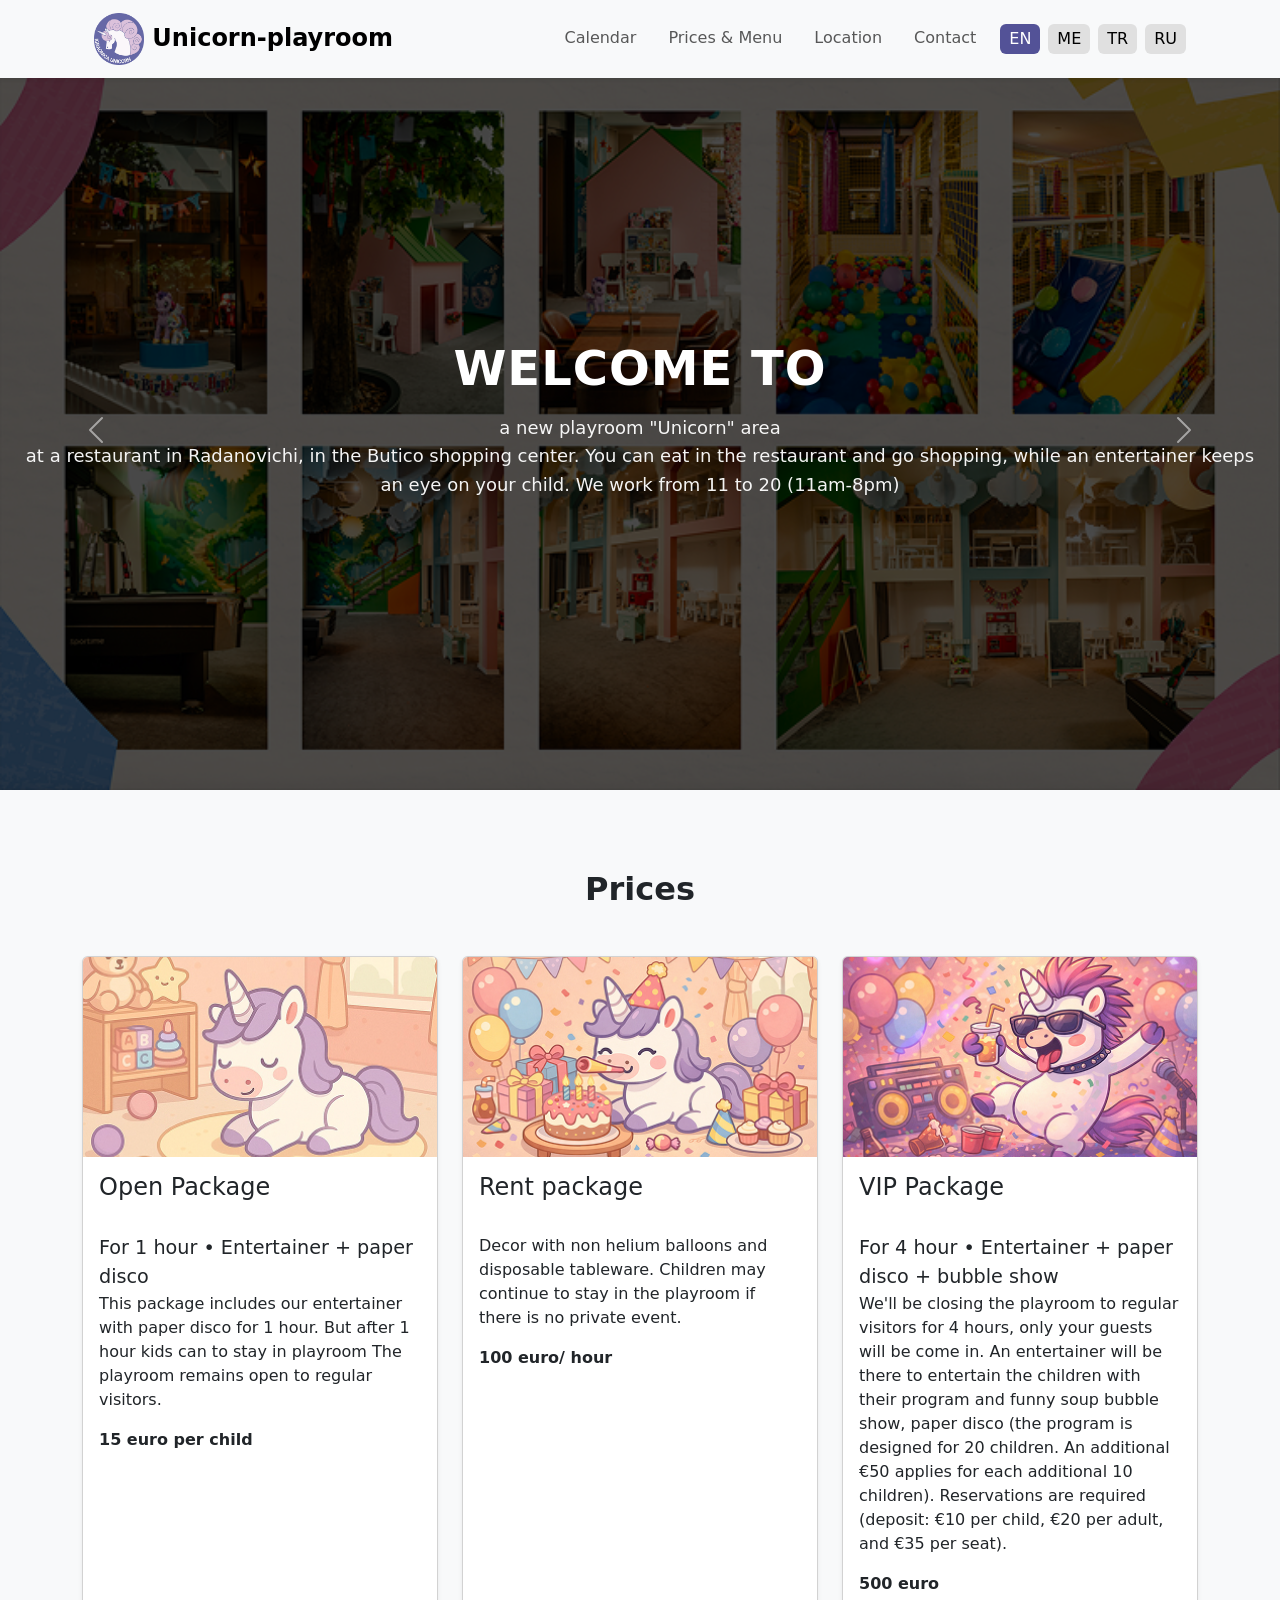
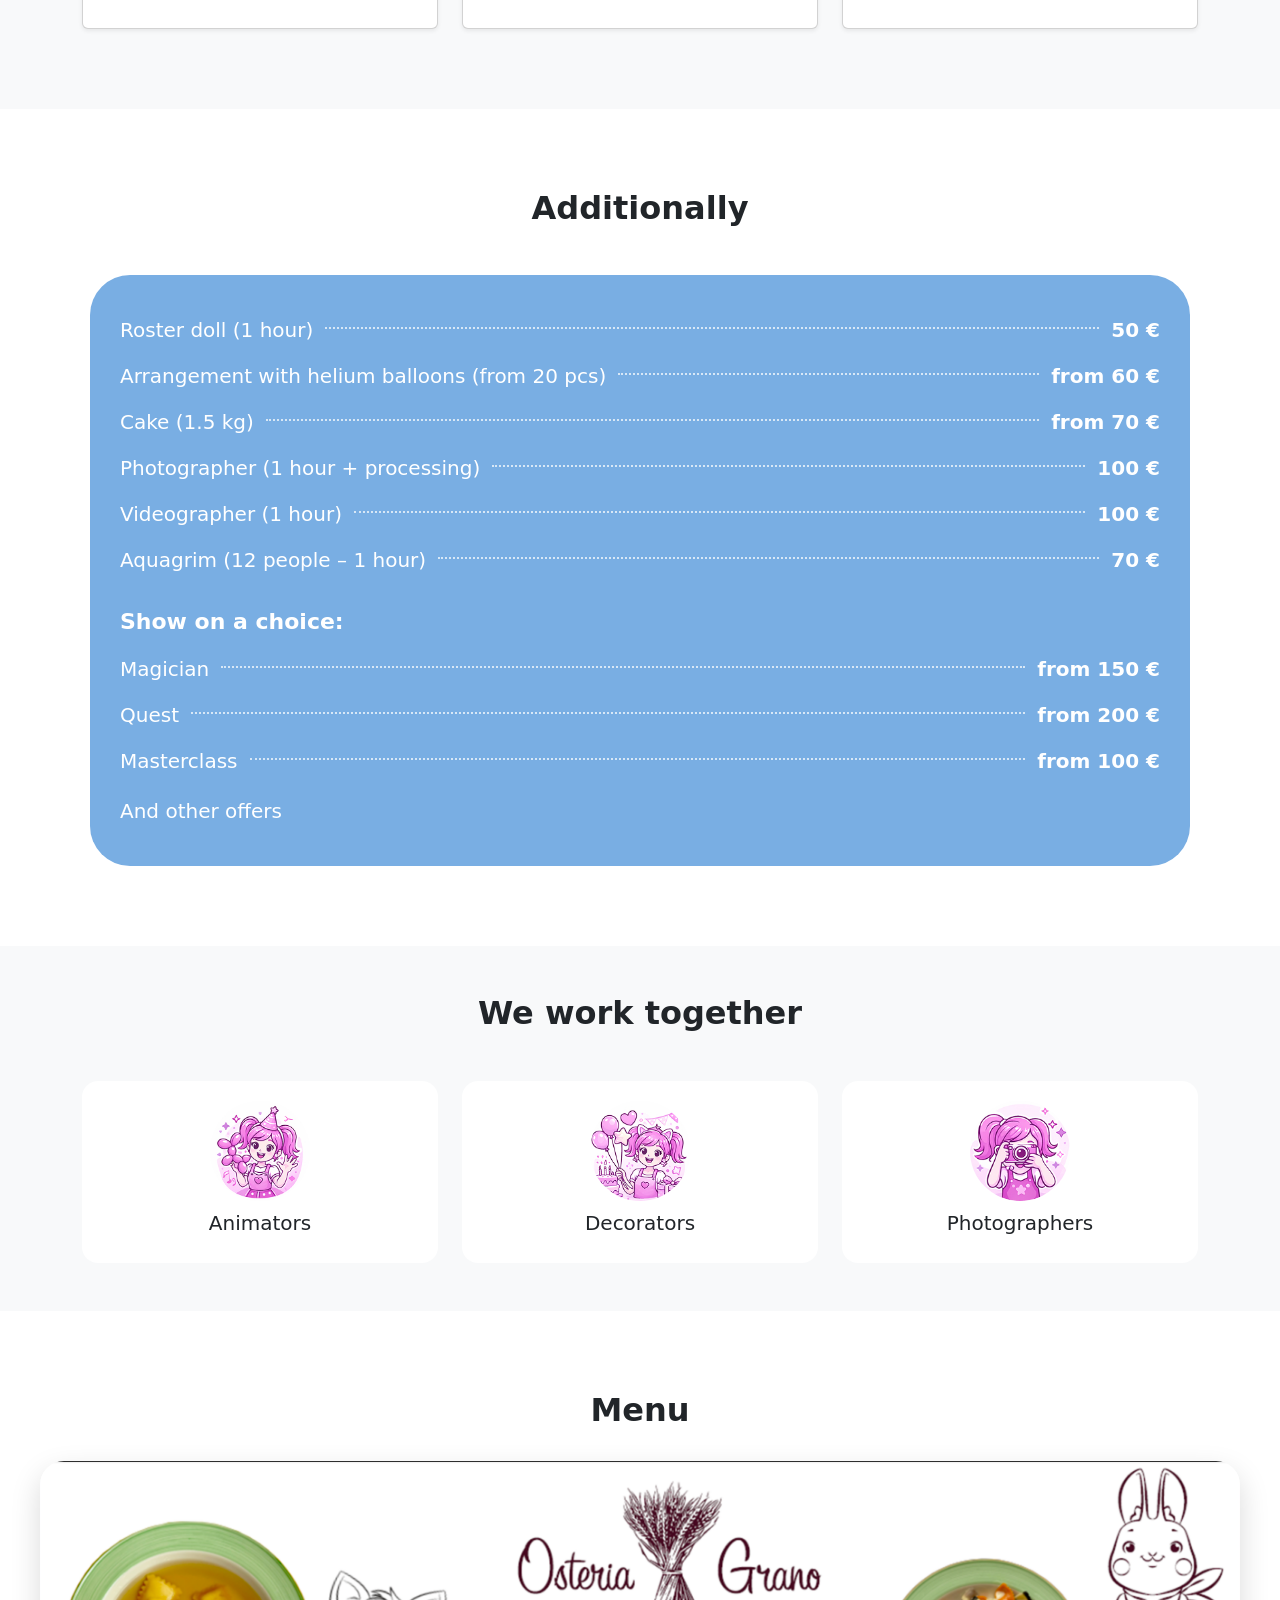
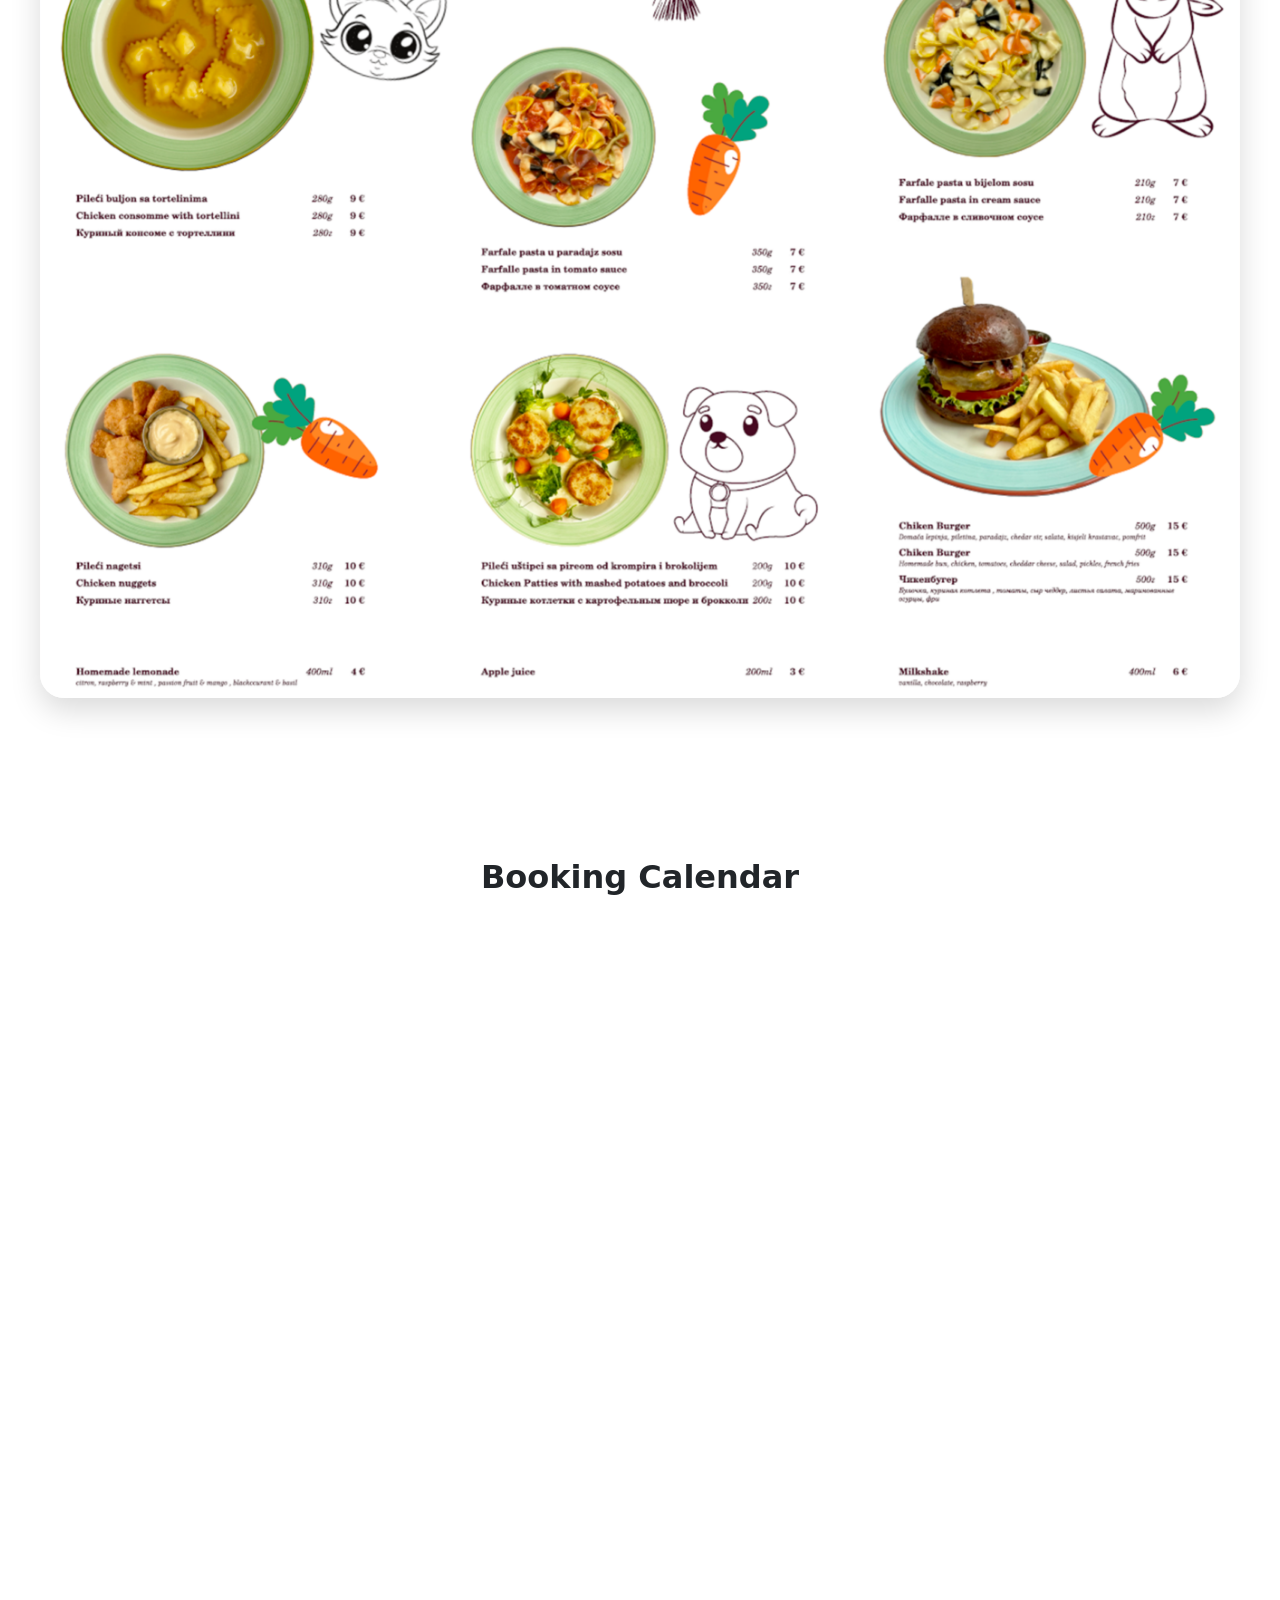
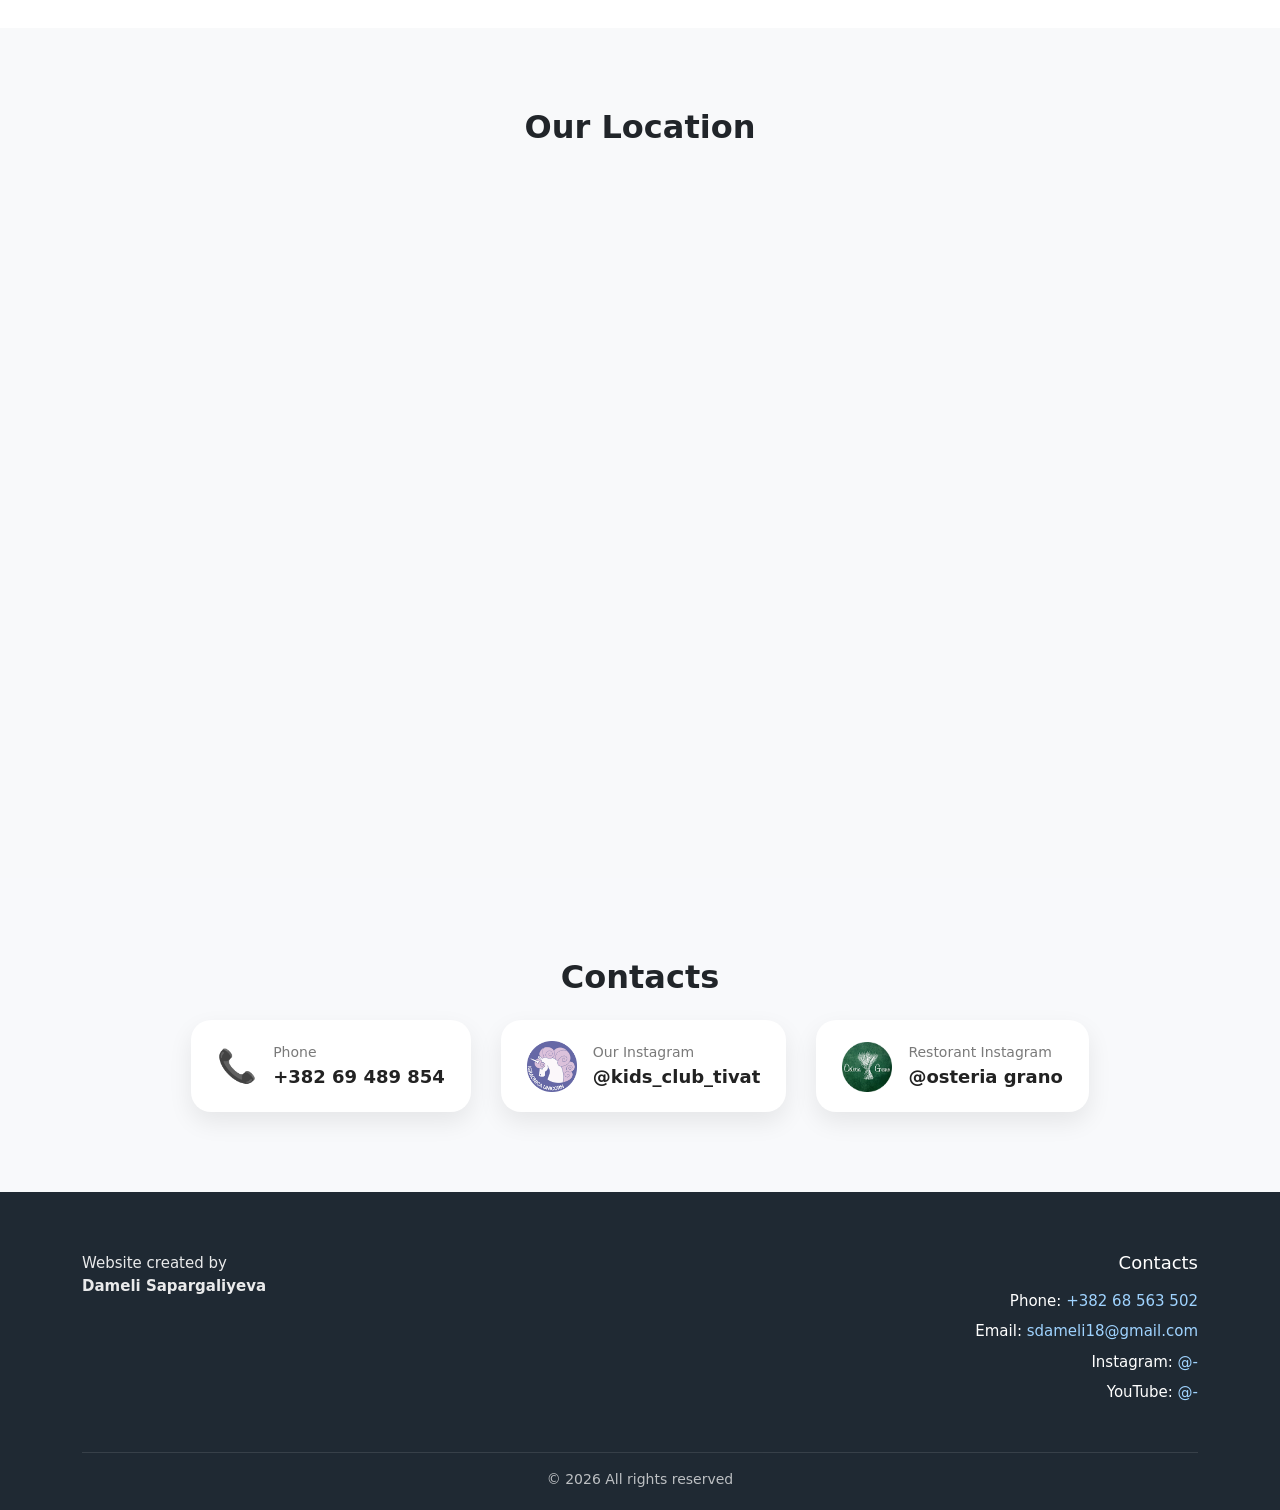
<file: index.html>
<!DOCTYPE html>
<html lang="en">
<head>
  <link rel="canonical" href="https://unicorn-igraonica.me/">
  <meta charset="UTF-8">
  <title>Unicorn igraonica celebrate a birthday with a animator</title>
  <meta name="viewport" content="width=device-width, initial-scale=1">
  <meta name="google-site-verification" content="C68vOn8XBNUHVtRd9w0bwKj9pTrS5eI0pPw0pr5w6Ek" />
  <meta name="description" content="Playroom for kids with restorant in Montenegro. Where to go with child in Tivat, Kotor, Budva">


  <link rel="icon" href="favicon.png" type="image/png">

  <!-- Bootstrap CSS -->
  <link href="https://cdn.jsdelivr.net/npm/bootstrap@5.3.2/dist/css/bootstrap.min.css" rel="stylesheet">
   
  <link rel="stylesheet" href="style.css">


  <style>
    body {
      scroll-behavior: smooth;
    }
    .section-padding {
      padding: 80px 0;
    }
    .price-card img {
      height: 200px;
      object-fit: cover;
    }
    .menu-image {
      height: 450px;
      object-fit: cover;
    }
  </style>
</head>
<body>

<!-- ================= NAVBAR ================= -->
<nav class="navbar navbar-expand-lg bg-body-tertiary fixed-top shadow-sm">
  <div class="container px-4">
    <a class="navbar-brand fw-bold fs-4" href="#">
      <img src="img/unicorn--logo.png" width="50px " alt="logo"> Unicorn-playroom
    </a>

    <button class="navbar-toggler" type="button" data-bs-toggle="collapse" data-bs-target="#navbarNav">
      <span class="navbar-toggler-icon"></span>
    </button>

    <div class="collapse navbar-collapse" id="navbarNav">
      <ul class="navbar-nav ms-auto nav-underline">
        <li class="nav-item">
          <a class="nav-link" href="#calendar">Calendar</a>
        </li>
        <li class="nav-item">
          <a class="nav-link" href="#prices">Prices & Menu</a>
        </li>
        <li class="nav-item">
          <a class="nav-link" href="#location">Location</a>
        </li>
        <li class="nav-item">
          <a class="nav-link" href="#contacts">Contact</a>
        </li>

        
        <li class="lang-switch">
          <button class="lang-btn active" data-lang="en">EN</button>
          <button class="lang-btn" data-lang="me">ME</button>
          <button class="lang-btn" data-lang="tr">TR</button>
          <button class="lang-btn" data-lang="ru">RU</button>
        </li>
        
      </ul>
    </div>
  </div>
</nav>

<div style="height: 70px"></div>

<!-- ================= CAROUSEL ================= -->
<div id="mainCarousel" class="carousel slide" data-bs-ride="carousel">
  <div class="carousel-inner">

    <div class="carousel-item active position-relative">
      <img src="img/main pictures/roomplay2.jpg" class="d-block w-100" alt="playroom">
      <!-- DARK OVERLAY -->
      <div class="carousel-overlay"></div>
      <!-- TEXT -->
      <div class="carousel-caption-custom">
        <h2>Welcome to</h2>
        <p>
          a new playroom "Unicorn" area<br>
          at a restaurant in Radanovichi, in the Butico shopping center. You can eat in the restaurant and 
          go shopping, while an entertainer keeps an eye on your child.
          We work from 11 to 20 (11am-8pm)
        </p>
      </div>
    </div>


    <div class="carousel-item position-relative">
      <img src="img/main pictures/img1.jpg" class="d-block w-100" alt="birhtday party">
      <div class="carousel-overlay"></div>
      <div class="carousel-caption-custom">
        <h2>Сelebration</h2>
        <p class="mt-3">Your can celebrate birthday in our roomplay.We have several options for this 😉</p>
        <a href="#prices" class="btn btn-primary mt-2" id="btn">Prices</a>
      </div>
    </div>

    <div class="carousel-item position-relative">
      <img src="img/main pictures/img2.jpg" class="d-block w-100" alt="boy play with toys">
      <div class="carousel-overlay"></div>
      <div class="carousel-caption-custom">
        <h2>Сalendar of events</h2>
        <p class="mt-3">
          You can also find out on the website when the play room is closed for rent or for cleaning.
          Or find out when we have face painting or other interactive activities
        </p>
       <a href="#calendar" class="btn btn-primary mt-2" id="btn">Calendar</a>
      </div>
    </div>

  </div>

  <button class="carousel-control-prev" type="button" data-bs-target="#mainCarousel" data-bs-slide="prev">
    <span class="carousel-control-prev-icon"></span>
  </button>
  <button class="carousel-control-next" type="button" data-bs-target="#mainCarousel" data-bs-slide="next">
    <span class="carousel-control-next-icon"></span>
  </button>
</div>




<!-- ================= PRICES ================= -->
<section id="prices" class="section-padding bg-light">
  <div class="container">
    <h2 class="text-center mb-5 fw-bold">Prices</h2>

    <div class="row g-4">

      <div class="col-md-4">
        <div class="card price-card h-100 shadow-sm">
          <img src="img/prices img/img1.jpg" class="card-img-top" alt="kids party open-packege">
          <div class="card-body">
            <h5 class="card-title pb-4" style="font-size: 1.5em;">Open Package</h5>
              <p class="card-text">
                <span style="font-size: 1.2em;">For 1 hour • Entertainer + <span>paper disco</span> </span> <br>
                This package includes our entertainer with paper disco for 1 hour. But after 1 hour kids can to stay in playroom 
                The playroom remains open to regular visitors.
              </p>
            <p class="fw-bold">15 euro per child</p>
          </div>
        </div>
      </div>

      <div class="col-md-4">
        <div class="card price-card h-100 shadow-sm">
          <img src="img/prices img/img2.jpg" class="card-img-top" alt="kids party rent-packege">
          <div class="card-body">
            <h5 class="card-title pb-4" style="font-size: 1.5em;">Rent package</h5>
            <p class="card-text">Decor with non helium balloons and disposable tableware. Children may continue to stay in the playroom if there is no private event.</p>
            <p class="fw-bold">100 euro/ hour</p>
          </div>
        </div>
      </div>

      <div class="col-md-4">
        <div class="card price-card h-100 shadow-sm">
          <img src="img/prices img/img3.jpg" class="card-img-top" alt="kids party vip-packege">
           <div class="card-body">
            <h5 class="card-title pb-4" style="font-size: 1.5em;">VIP Package</h5>
              <p class="card-text">
                <span style="font-size: 1.2em;">For 4 hour • Entertainer + paper disco + bubble show</span> <br>
                 We'll be closing the playroom to regular visitors for 4 hours, 
                 only your guests will be come in. 
                 An entertainer will be there to entertain the children with their program and funny soup bubble show, paper disco
                 (the program is designed for 20 children. An additional €50 applies for each additional 10 children). 
                 Reservations are required (deposit: €10 per child, €20 per adult, and €35 ​​per seat).
              </p>
            <p class="fw-bold">500 euro</p>
          </div>
        </div>
      </div>

    </div>
  </div>
</section>
<!-- ====================ADDITIONALLY==================== -->


<section class="price-extra">
  <h2 class="text-center mb-5 fw-bold">Additionally</h2>
  <div class="price-box">

    <ul class="price-list">

      <li class="price-item">
        <span class="service">Roster doll (1 hour)</span>
        <span class="dots"></span>
        <span class="price">50 €</span>
      </li>

      <li class="price-item">
        <span class="service">Arrangement with helium balloons (from 20 pcs)</span>
        <span class="dots"></span>
        <span class="price">from 60 €</span>
      </li>

      <li class="price-item">
        <span class="service">Cake (1.5 kg)</span>
        <span class="dots"></span>
        <span class="price">from 70 €</span>
      </li>

      <li class="price-item">
        <span class="service">Photographer (1 hour + processing)</span>
        <span class="dots"></span>
        <span class="price">100 €</span>
      </li>

      <li class="price-item">
        <span class="service">Videographer (1 hour)</span>
        <span class="dots"></span>
        <span class="price">100 €</span>
      </li>

      <li class="price-item">
        <span class="service">Aquagrim (12 people – 1 hour)</span>
        <span class="dots"></span>
        <span class="price">70 €</span>
      </li>

    </ul>

    <div class="sub-title">Show on a choice:</div>

    <ul class="price-list">

      <li class="price-item">
        <span class="service">Magician</span>
        <span class="dots"></span>
        <span class="price">from 150 €</span>
      </li>

      <li class="price-item">
        <span class="service">Quest</span>
        <span class="dots"></span>
        <span class="price">from 200 €</span>
      </li>

      <li class="price-item">
        <span class="service">Masterclass</span>
        <span class="dots"></span>
        <span class="price">from 100 €</span>
      </li>

    </ul>

    <div class="note">And other offers</div>

  </div>
</section>



<!-- ================= Partners ================= -->
 


<section class="py-5 bg-light">
  <div class="container text-center">
    <h2 class="mb-5 fw-bold">We work together</h2>

    <div class="row g-4 justify-content-center">

      <!-- ANIMATORS -->
      <div class="col-md-4 col-12">
        <div
          class="category-card"
          data-bs-toggle="collapse"
          data-bs-target="#animators">
          <img src="img/icon-animet.jpg">
          <h5>Animators</h5>
        </div>
        <div id="animators" class="collapse mt-3">
          <div class="d-flex flex-wrap justify-content-center gap-3">

        <!-- ======circle1======= -->
        <div class="circle-item">
          <svg viewBox="0 0 200 200" class="circle-text">
            <defs>
              <path id="circlePath-a1"
                    d="M100,100 m-80,0
                      a80,80 0 1,1 160,0
                      a80,80 0 1,1 -160,0" />
            </defs>
            <a href="https://www.instagram.com/dream.dram.theatre/?hl=en" target="_blank">
              <text>
                <textPath href="#circlePath-a1" startOffset="0%">_____dream dram</textPath>
              </text>
            </a>
          </svg>
        <img src="img/Dream_drama.jpg">
      </div>

      <!-- ======circle2======= -->
      <div class="circle-item">
          <svg viewBox="0 0 200 200" class="circle-text">
            <defs>
              <path id="circlePath-a1"
                    d="M100,100 m-80,0
                      a80,80 0 1,1 160,0
                      a80,80 0 1,1 -160,0" />
            </defs>

            <a href="https://www.instagram.com/animators_montenegro/" target="_blank">
              <text>
                <textPath href="#circlePath-a1" startOffset="0%">Animators Montenegro</textPath>
              </text>
            </a>
          </svg>
        <img src="img/Animators_montenegro.jpg">
      </div>

      <!-- ======circle3======= -->
      <div class="circle-item">
          <svg viewBox="0 0 200 200" class="circle-text">
            <defs>
              <path id="circlePath-a1"
                    d="M100,100 m-80,0
                      a80,80 0 1,1 160,0
                      a80,80 0 1,1 -160,0" />
            </defs>
            <a href="https://www.instagram.com/animator_budva/" target="_blank">
              <text>
                <textPath href="#circlePath-a1" startOffset="0%">___Animator_budva</textPath>
              </text>
            </a>
          </svg>
        <img src="img/Animator_budva.jpg">
      </div>

      <!-- ======circle4======= -->
      <div class="circle-item">
          <svg viewBox="0 0 200 200" class="circle-text">
            <defs>
              <path id="circlePath-a1"
                    d="M100,100 m-80,0
                      a80,80 0 1,1 160,0
                      a80,80 0 1,1 -160,0" />
            </defs>
            <a href="https://www.instagram.com/papaparty.me/" target="_blank">
              <text>
                <textPath href="#circlePath-a1" startOffset="0%">_______Papa party</textPath>
              </text>
            </a>
          </svg>
        <img src="img/Papa_party.jpg">
      </div>

      <!-- ======circle5======= -->
      <div class="circle-item">
          <svg viewBox="0 0 200 200" class="circle-text">
            <defs>
              <path id="circlePath-a1"
                    d="M100,100 m-80,0
                      a80,80 0 1,1 160,0
                      a80,80 0 1,1 -160,0" />
            </defs>
            <a href="https://www.instagram.com/animator_volshebnitsa/" target="_blank">
              <text>
                <textPath href="#circlePath-a1" startOffset="0%">Animator Volshebnitsa</textPath>
              </text>
            </a>
          </svg>
        <img src="img/animator_volshebnitsa.jpg">
      </div>

      <!-- ======circle6======= -->
      <div class="circle-item">
          <svg viewBox="0 0 200 200" class="circle-text">
            <defs>
              <path id="circlePath-a1"
                    d="M100,100 m-80,0
                      a80,80 0 1,1 160,0
                      a80,80 0 1,1 -160,0" />
            </defs>
            <a href="https://www.instagram.com/veselov_show/" target="_blank">
              <text>
                <textPath href="#circlePath-a1" startOffset="0%">______Фокусник</textPath>
              </text>
            </a>
          </svg>
        <img src="img/veselov_show.jpg">
      </div>

      <!-- ======circle7======= -->
      <div class="circle-item">
          <svg viewBox="0 0 200 200" class="circle-text">
            <defs>
              <path id="circlePath-a1"
                    d="M100,100 m-80,0
                      a80,80 0 1,1 160,0
                      a80,80 0 1,1 -160,0" />
            </defs>
            <a href="https://www.instagram.com/show.mne/" target="_blank">
              <text>
                <textPath href="#circlePath-a1" startOffset="0%">______Show.mne</textPath>
              </text>
            </a>
          </svg>
        <img src="img/show_mne.jpg">
      </div>

     </div>
   </div>
 </div>

 <!-- DECORATORS -->
 <div class="col-md-4 col-12">
   <div
     class="category-card"
     data-bs-toggle="collapse"
     data-bs-target="#decorators">
     <img src="img/icon-decor.jpg" alt="">
     <h5>Decorators</h5>
  </div>

  <div id="decorators" class="collapse mt-3">
    <div class="d-flex flex-wrap justify-content-center gap-3">
      <!-- ======circle1======= -->
      <div class="circle-item">
        <svg viewBox="0 0 200 200" class="circle-text">
          <defs>
            <path id="circlePath-a1"
                  d="M100,100 m-80,0
                    a80,80 0 1,1 160,0
                    a80,80 0 1,1 -160,0" />
              </defs>
              <a href="https://www.instagram.com/elena_baloni_bu2/" target="_blank">
              <text>
                <textPath href="#circlePath-a1" startOffset="0%">_____bom_babloni</textPath>
              </text>
            </a>
          </svg>
        <img src="img/bom-naloni.jpg">
      </div>
      <!-- ======circle2======= -->
      <div class="circle-item">
      <svg viewBox="0 0 200 200" class="circle-text">
        <defs>
          <path id="circlePath-a1"
                d="M100,100 m-80,0
                  a80,80 0 1,1 160,0
                  a80,80 0 1,1 -160,0" />
            </defs>
            <a href="https://www.instagram.com/decor.symphony.me/" target="_blank">
              <text>
                <textPath href="#circlePath-a1" startOffset="0%">____decor_symphony</textPath>
              </text>
            </a>
          </svg>
        <img src="img/decor_symphony.jpg">
      </div>
      <!-- ======circle3======= -->
          <div class="circle-item">
          <svg viewBox="0 0 200 200" class="circle-text">
            <defs>
              <path id="circlePath-a1"
                    d="M100,100 m-80,0
                      a80,80 0 1,1 160,0
                      a80,80 0 1,1 -160,0" />
                </defs>
                <a href="https://www.instagram.com/cake.dora/" target="_blank">
                  <text>
                    <textPath href="#circlePath-a1" startOffset="0%">_______cake dora</textPath>
                  </text>
                </a>
              </svg>
            <img src="img/cake dora.jpg">
          </div>
          
          <!-- ======circle4======= -->
          <div class="circle-item">
          <svg viewBox="0 0 200 200" class="circle-text">
            <defs>
              <path id="circlePath-a1"
                    d="M100,100 m-80,0
                      a80,80 0 1,1 160,0
                      a80,80 0 1,1 -160,0" />
                </defs>
                <a href="#https://www.instagram.com/happyballoonstivat/" target="_blank">
                  <text>
                    <textPath href="#circlePath-a1" startOffset="0%">______happy balloons</textPath>
                  </text>
                </a>
              </svg>
            <img src="img/happy balloons.jpg">
          </div>

          <!-- ======circle5======= -->
          <div class="circle-item">
          <svg viewBox="0 0 200 200" class="circle-text">
            <defs>
              <path id="circlePath-a1"
                    d="M100,100 m-80,0
                      a80,80 0 1,1 160,0
                      a80,80 0 1,1 -160,0" />
                  </defs>
                  <a href="https://www.instagram.com/tatiana_cake.montenegro/" target="_blank">
                    <text>
                      <textPath href="#circlePath-a1" startOffset="0%">______Tatiana cake</textPath>
                    </text>
                  </a>
                </svg>
              <img src="img/tatiana cake.jpg">
            </div>

            <!-- ======circle6======= -->
          <div class="circle-item">
          <svg viewBox="0 0 200 200" class="circle-text">
            <defs>
              <path id="circlePath-a1"
                    d="M100,100 m-80,0
                      a80,80 0 1,1 160,0
                      a80,80 0 1,1 -160,0" />
                </defs>
                <a href="https://www.instagram.com/weddingstudiotalija/" target="_blank">
                  <text>
                    <textPath href="#circlePath-a1" startOffset="0%">____flower_shop Talija</textPath>
                  </text>
                </a>
              </svg>
            <img src="img/flower shop talija.jpg">
          </div>

          </div>
        </div>
      </div>

      <!-- PHOTOGRAPHERS -->
      <div class="col-md-4 col-12">
        <div
          class="category-card"
          data-bs-toggle="collapse"
          data-bs-target="#photographers">
          <img src="img/icon-photo.jpg">
          <h5>Photographers</h5>
        </div>

        <div id="photographers" class="collapse mt-3">
          <div class="d-flex flex-wrap justify-content-center gap-3">
                <!-- ======circle1======= -->
                <div class="circle-item">
                <svg viewBox="0 0 200 200" class="circle-text">
                  <defs>
                    <path id="circlePath-a1"
                          d="M100,100 m-80,0
                            a80,80 0 1,1 160,0
                            a80,80 0 1,1 -160,0" />
                    </defs>
                    <a href="https://photoblag.ru/" target="_blank">
                      <text>
                        <textPath href="#circlePath-a1" startOffset="0%">Vadim Blagoveshchenskii</textPath>
                      </text>
                    </a>
                  </svg>
                <img src="img/vadim blahoveshchenskii.jpg">
              </div>

              <!-- ======circle2======= -->
                <div class="circle-item">
                <svg viewBox="0 0 200 200" class="circle-text">
                  <defs>
                    <path id="circlePath-a1"
                          d="M100,100 m-80,0
                            a80,80 0 1,1 160,0
                            a80,80 0 1,1 -160,0" />
                      </defs>
                      <a href="https://www.instagram.com/photographer.montenegro/" target="_blank">
                        <text>
                          <textPath href="#circlePath-a1" startOffset="0%">photographer Budva Tivat Kotor</textPath>
                        </text>
                      </a>
                    </svg>
                  <img src="img/photografer budva tivat kotor.jpg">
                </div>

                <!-- ======circle3======= -->
                <div class="circle-item">
                <svg viewBox="0 0 200 200" class="circle-text">
                  <defs>
                    <path id="circlePath-a1"
                          d="M100,100 m-80,0
                            a80,80 0 1,1 160,0
                            a80,80 0 1,1 -160,0" />
                  </defs>
                  <a href="https://www.instagram.com/novikov_dop/" target="_blank">
                    <text>
                      <textPath href="#circlePath-a1" startOffset="0%">__Liosha Novikov</textPath>
                    </text>
                  </a>
                </svg>
              <img src="img/liosha novikov.jpg">
            </div>
          </div>
        </div>
        
      </div>
    </div>
  </div>
</section>


<!-- ================= MENU IMAGE ================= -->
 <section class="menu-section">
  <div class="menu-wrapper">
    <h2 class="menu-title">Menu</h2>

    <img 
      src="img/menu.jpg"
      alt="Menu"
      class="menu-img"
    >
  </div>
</section>



<!-- ================= CALENDAR ================= -->
<section id="calendar" class="section-padding">
  <div class="container">
    <h2 class="text-center fw-bold mb-4">Booking Calendar</h2>

    <div class="ratio ratio-16x9">
       
        <iframe src="https://calendar.google.com/calendar/embed?src=leadership.unicorn.world%40gmail.com&ctz=Europe%2FBelgrade" style="border: 0" width="800" height="800" frameborder="0" scrolling="no"></iframe>
    </div>
  </div>
</section>

<!-- ================= MAP ================= -->
<section id="location" class="section-padding bg-light">
  <div class="container">
    <h2 class="text-center fw-bold mb-4">Our Location</h2>

    <div class="ratio ratio-16x9">
      <iframe 
        src="https://www.google.com/maps/embed?pb=!1m18!1m12!1m3!1d22683.00816208325!2d18.733712415688856!3d42.37299914232213!2m3!1f0!2f0!3f0!3m2!1i1024!2i768!4f13.1!3m3!1m2!1s0x134c2d0042d7da03%3A0x7ec30118054f74ff!2sIgraonica%20Unicorn!5e0!3m2!1sru!2s!4v1767301764248!5m2!1sru!2s"
        allowfullscreen>
      </iframe>
    </div>
  </div>
</section>


<!-- ================== CONTACT ==================== -->
 <section id="contacts" class="contacts-section">
  <div class="container text-center">

    <h2 class="fw-bold mb-4">Contacts</h2>

    <div class="contacts-box">

      <!-- PHONE -->
      <a href="tel:+1234567890" class="contact-item">
        <div class="icon">📞</div>
        <div class="text">
          <span class="label">Phone</span>
          <span class="value">+382 69 489 854</span>
        </div>
      </a>

      <!-- INSTAGRAM -->
      <a href="https://www.instagram.com/kids_club_tivat" target="_blank" class="contact-item">
        <div class="icon">
          <img src="img/unicorn--logo.png" width="50px">
        </div>
        <div class="text">
          <span class="label">Our Instagram</span>
          <span class="value">@kids_club_tivat</span>
        </div>
      </a>

      <!-- INSTAGRAM RESTORANT -->
      <a href="https://www.instagram.com/osteriagrano.me/" target="_blank" class="contact-item">
        <div class="icon">
          <img src="img/logo-restorant.png" width="50px">
        </div>
        <div class="text">
          <span class="label">Restorant Instagram</span>
          <span class="value">@osteria grano</span>
        </div>
      </a>
    </div>

  </div>
</section>


<!-- ================= FOOTER ================= -->
 <footer class="site-footer">
  <div class="container">

    <div class="footer-content">

      <!-- LEFT: AUTHOR -->
      <div class="footer-block footer-left">
        <p class="made-by">
          Website created by<br>
          <strong>Dameli Sapargaliyeva</strong>
        </p>
      </div>

      <!-- RIGHT: CONTACTS -->
      <div class="footer-block footer-right">
        <h5>Contacts</h5>

        <p>
          Phone:
          <a href="tel:+382 68 563 502">+382 68 563 502</a>
        </p>

        <p>
          Email:
          <a href="mailto:sdameli18@gmail.com">sdameli18@gmail.com</a>
        </p>

        <p>
          Instagram:
          <a href="https://www.instagram.com/dameli_web/" target="_blank">
            @-
          </a>
        </p>

        <p>
          YouTube:
          <a href="https://youtube.com/@yourchannel" target="_blank">
            @-
          </a>
        </p>
      </div>

    </div>

    <div class="footer-bottom">
      © 2026 All rights reserved
    </div>

  </div>
</footer>


<!-- Bootstrap JS -->
<script src="https://cdn.jsdelivr.net/npm/bootstrap@5.3.2/dist/js/bootstrap.bundle.min.js"></script>
  
<script src="lang.js"></script>
</body>
</html>
</file>
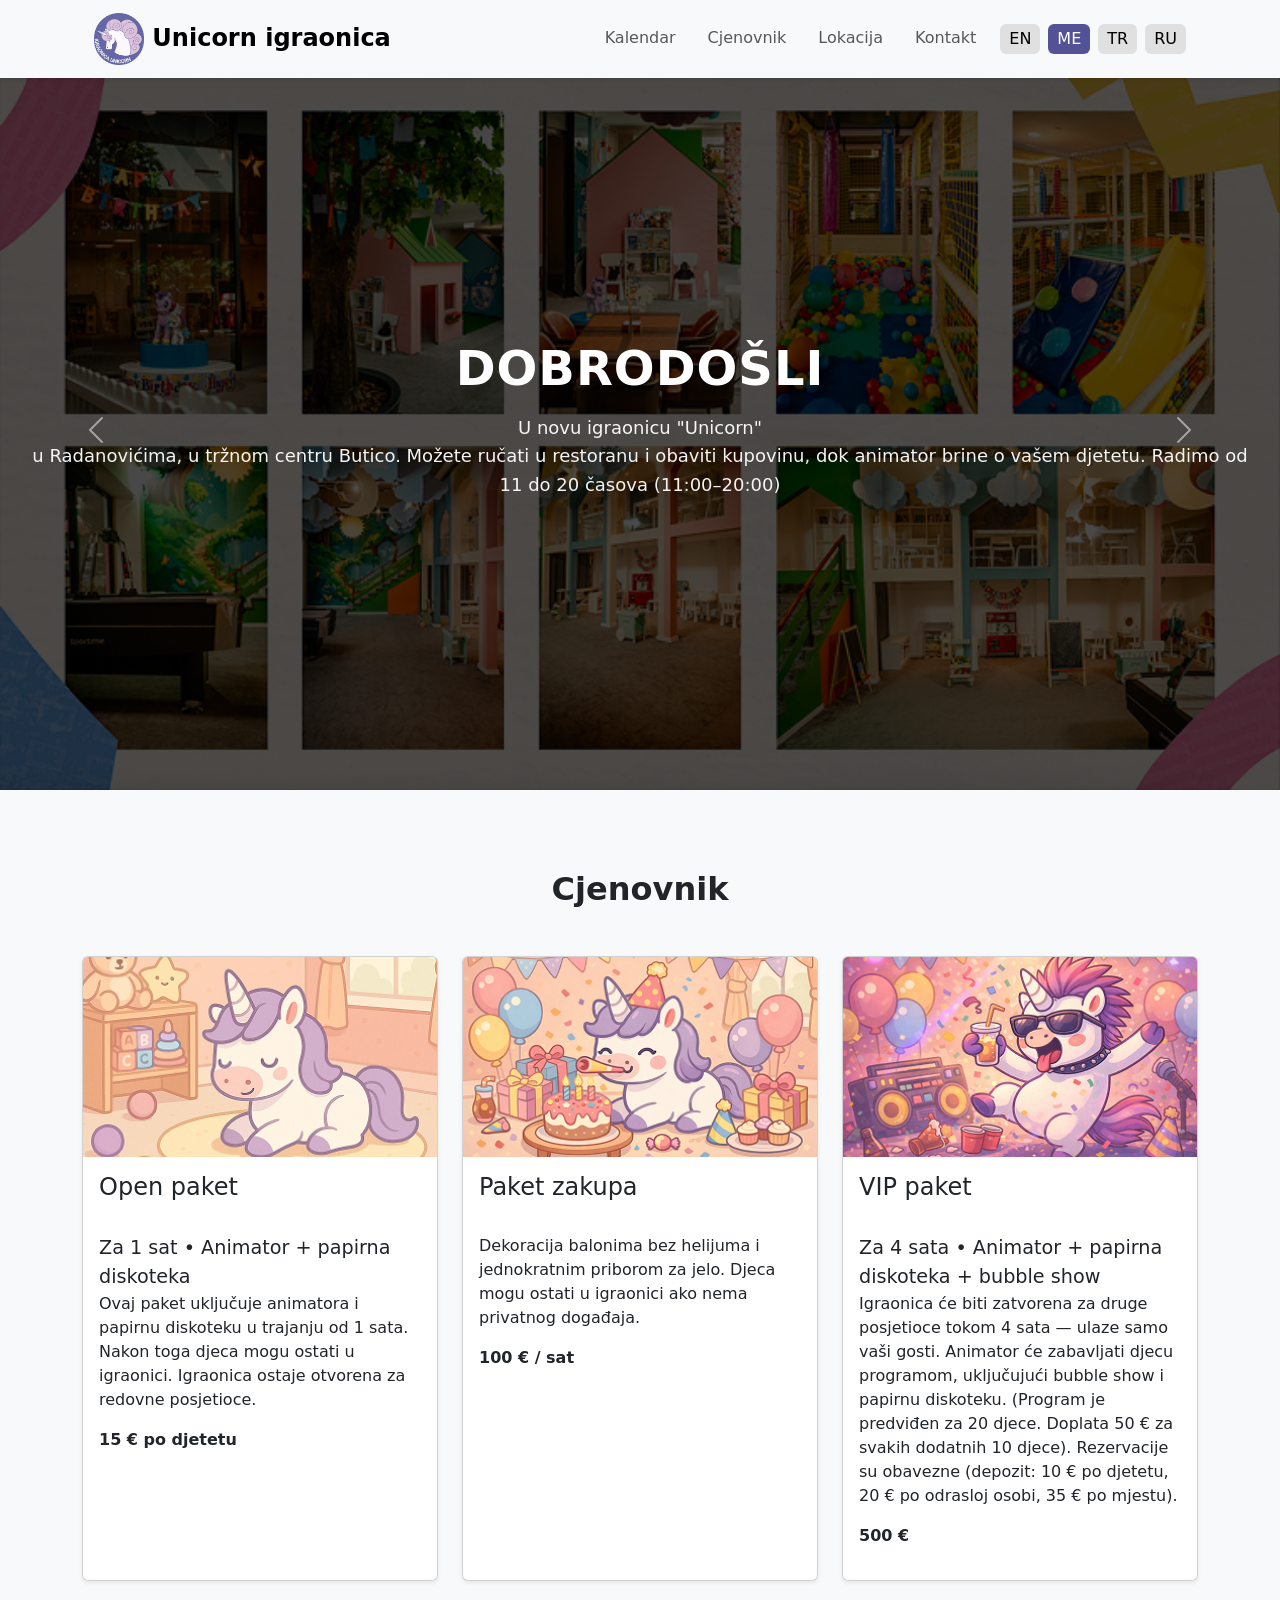
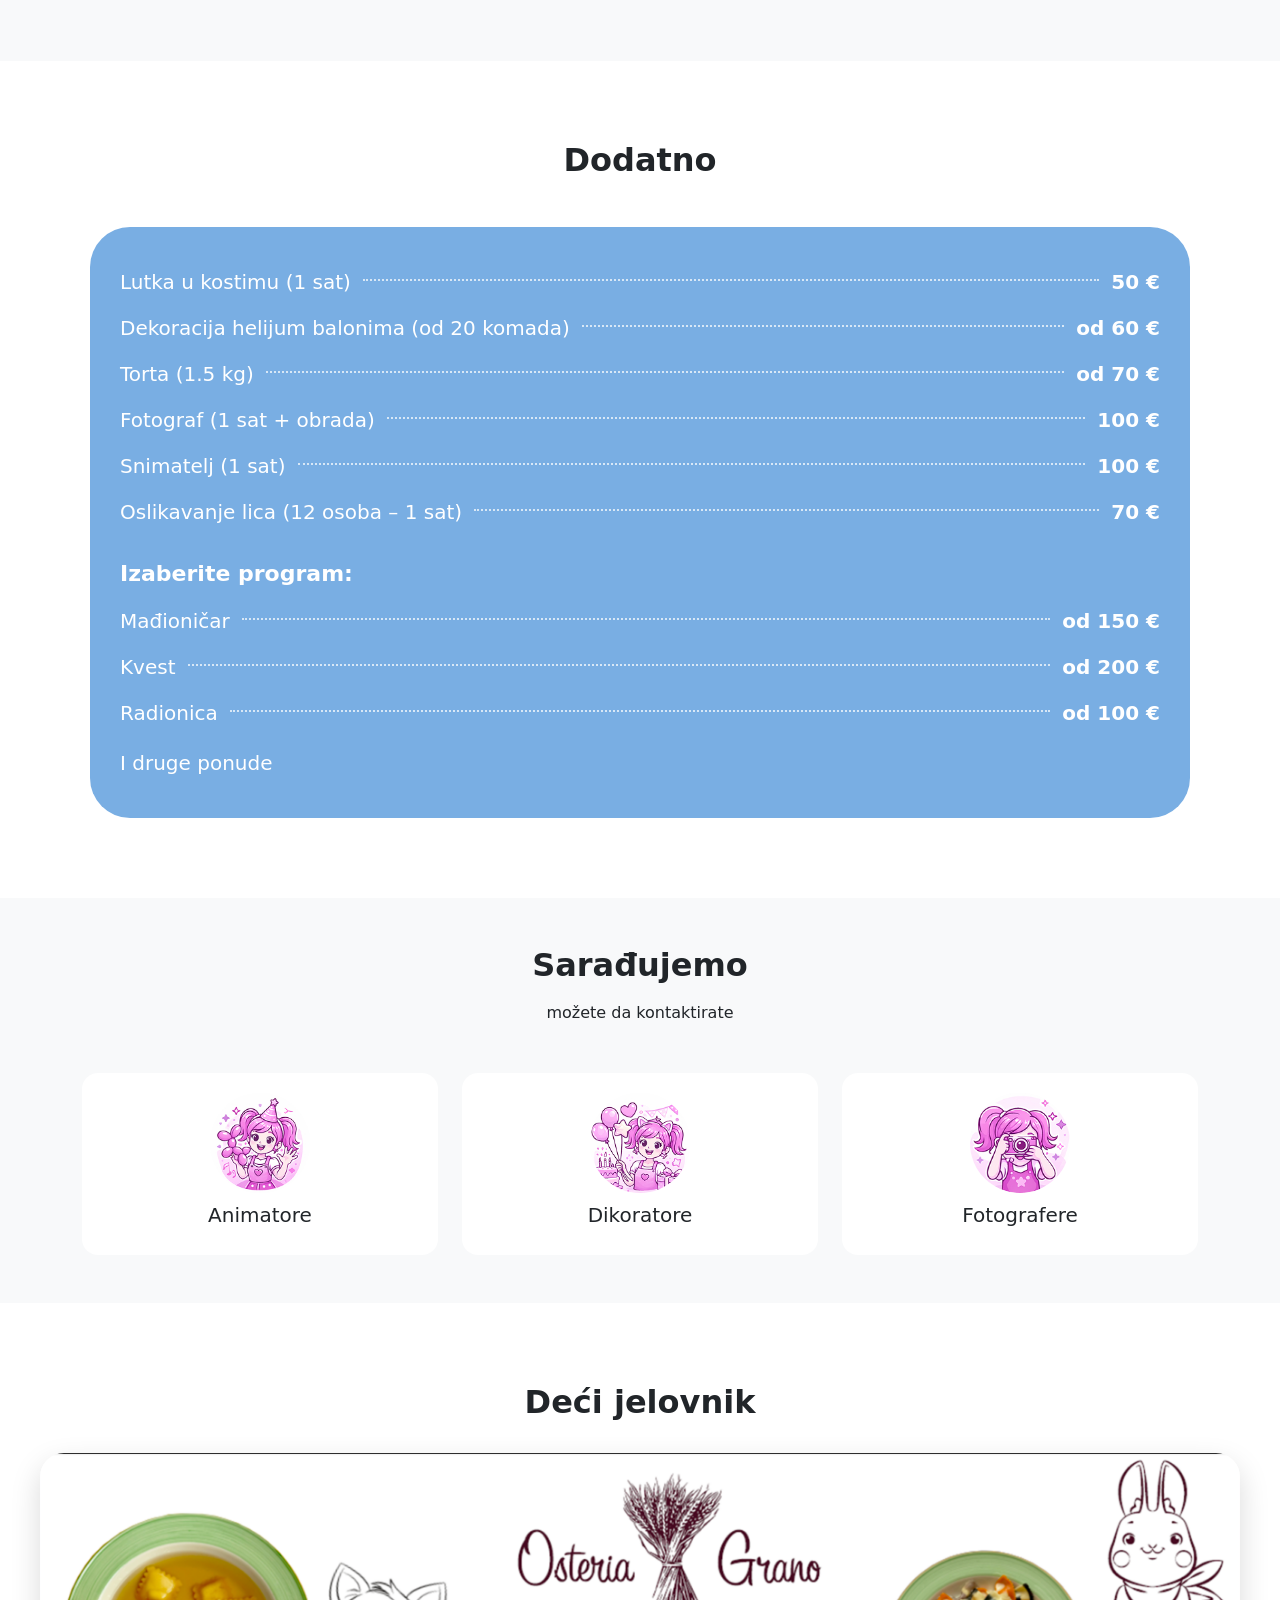
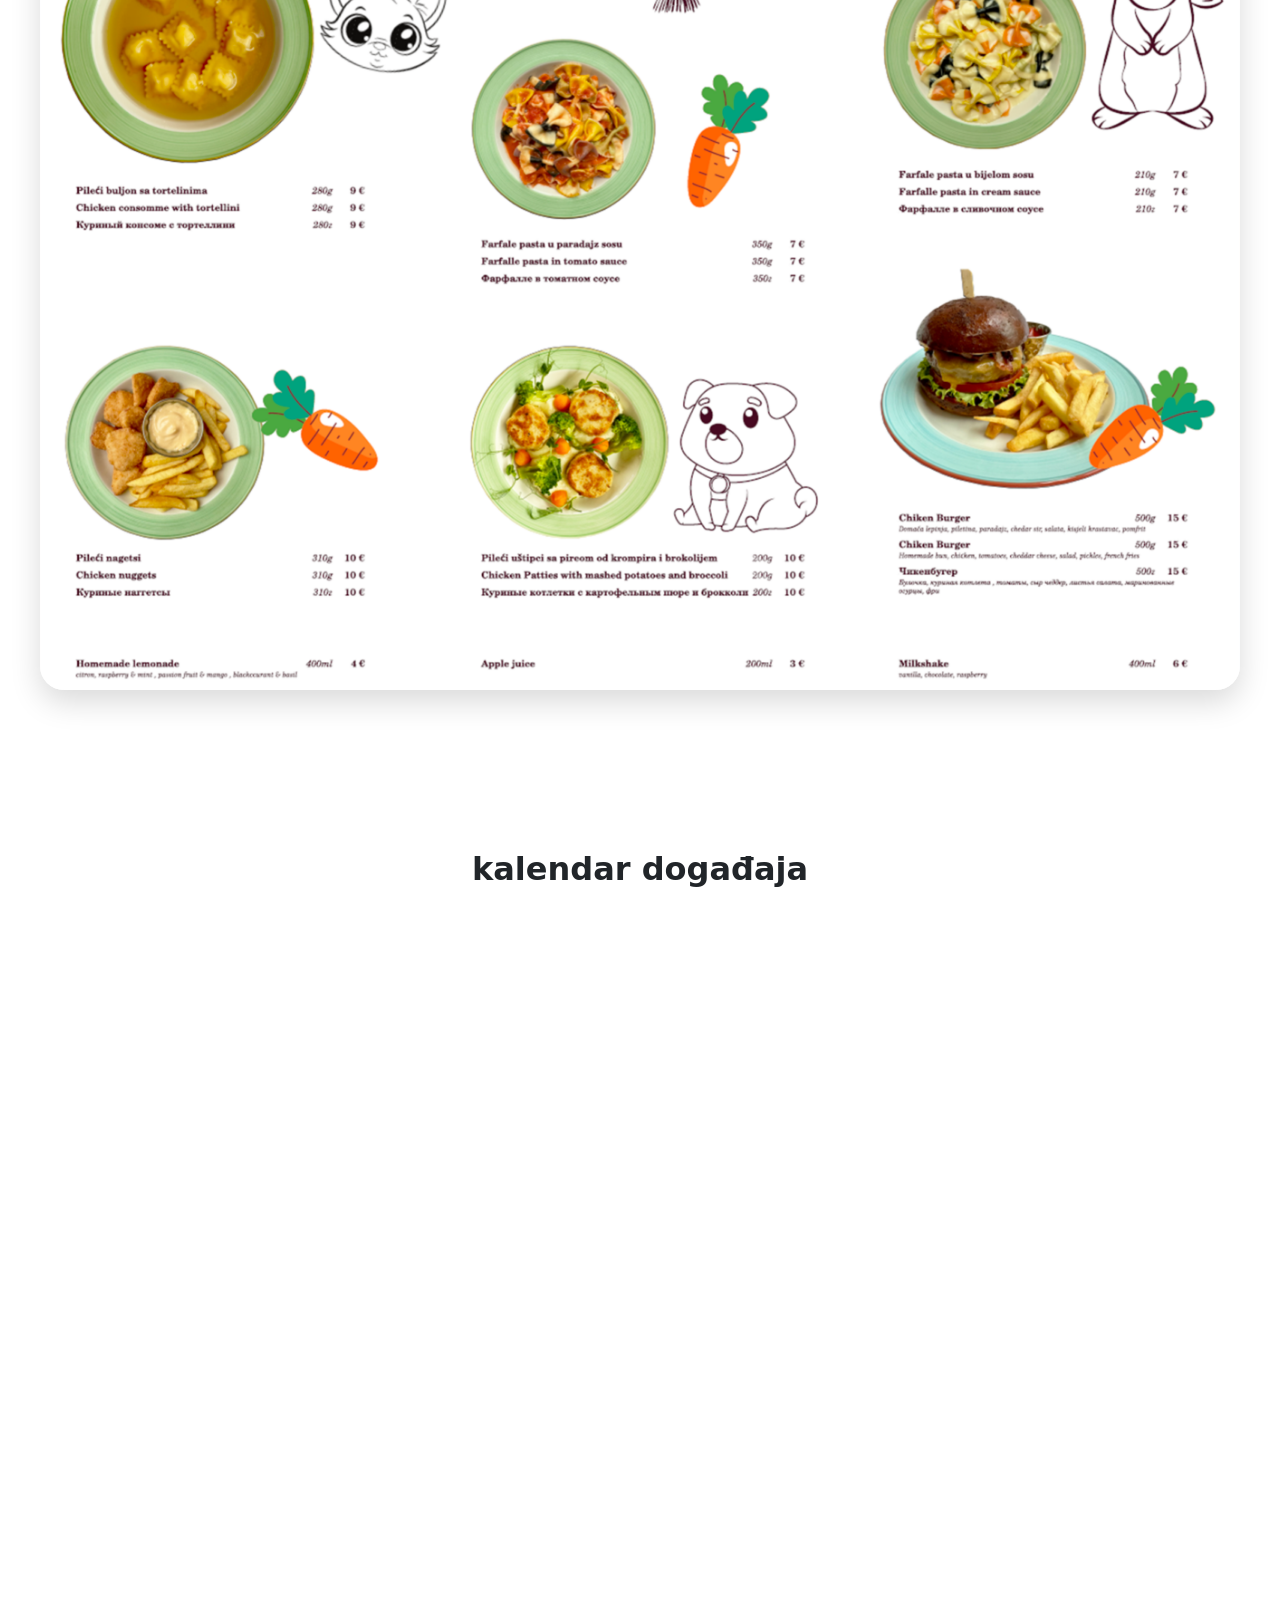
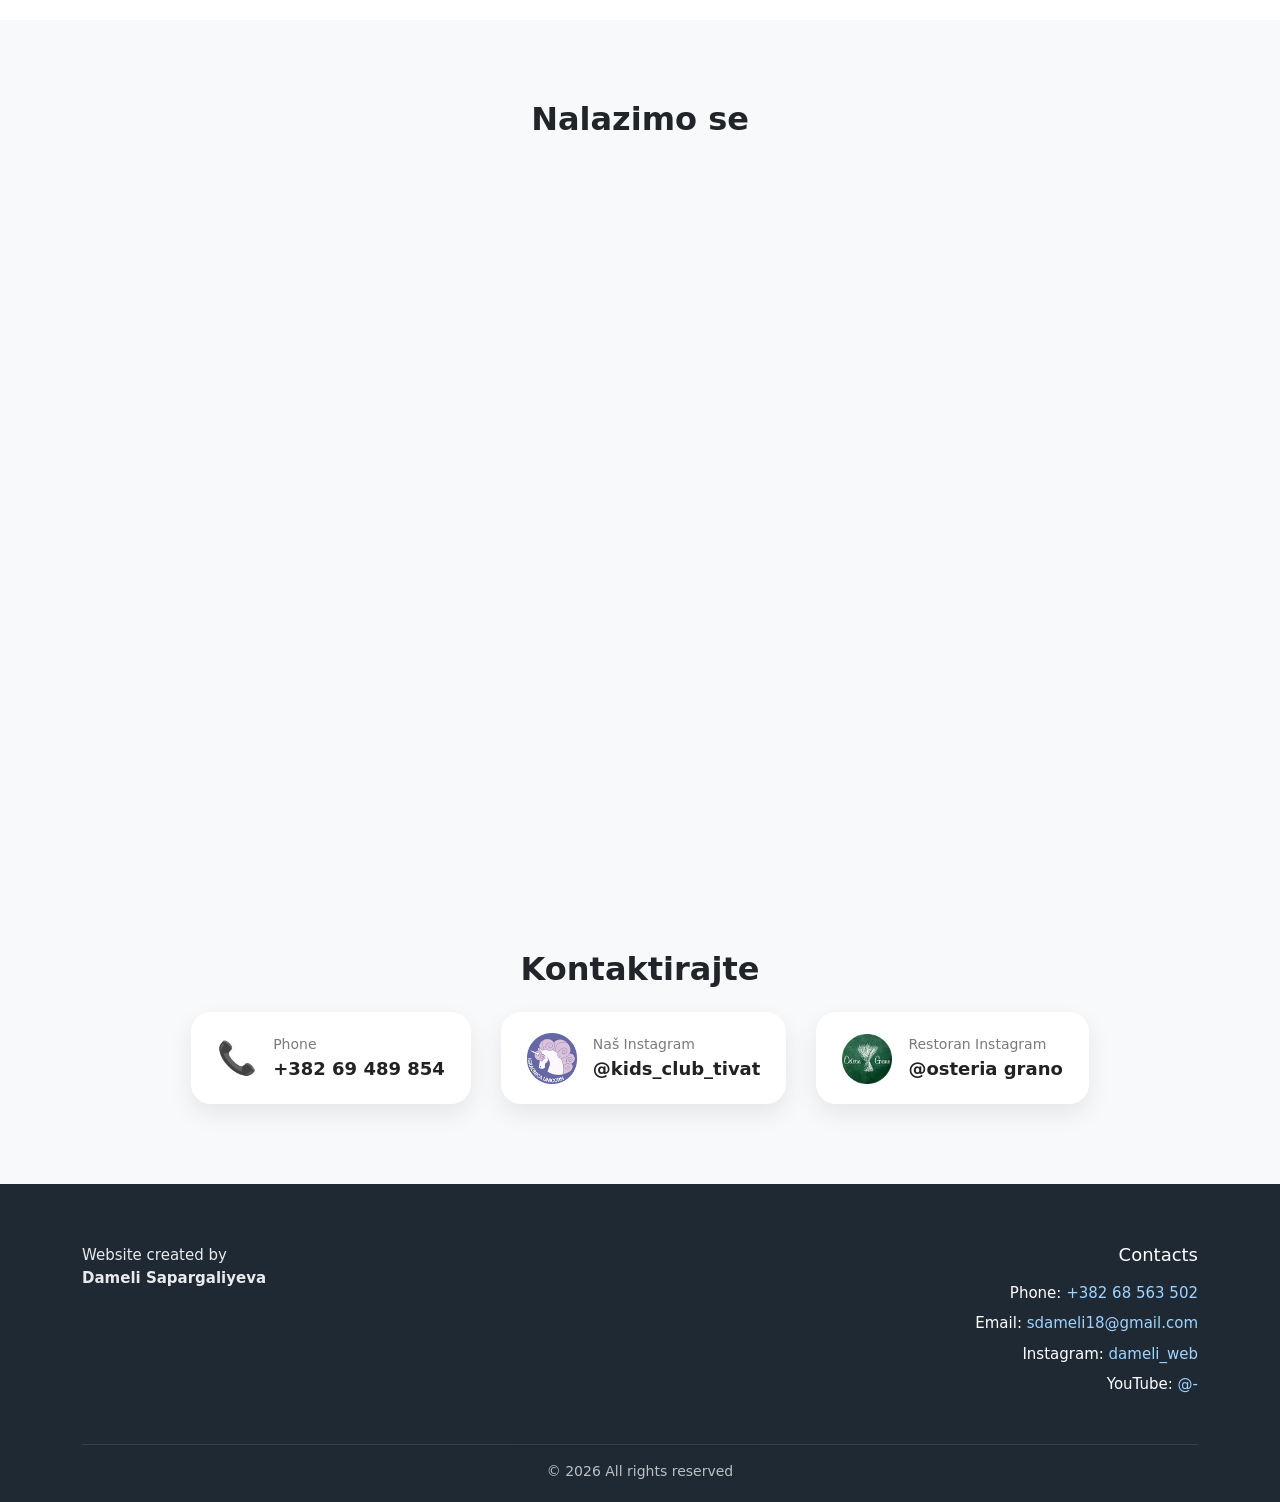
<file: languages/me.html>
<!DOCTYPE html>
<html lang="en">
<head>
  <link rel="canonical" href="https://unicorn-igraonica.me/">
  <meta charset="UTF-8">
  <title>Unicorn igraonica</title>
  <meta name="viewport" content="width=device-width, initial-scale=1">
  <meta name="google-site-verification" content="C68vOn8XBNUHVtRd9w0bwKj9pTrS5eI0pPw0pr5w6Ek" />
  <meta name="description" content="Playroom for kids in Radanovichi">


  <link rel="icon" href="../favicon.png" type="image/png">

  <!-- Bootstrap CSS -->
  <link href="https://cdn.jsdelivr.net/npm/bootstrap@5.3.2/dist/css/bootstrap.min.css" rel="stylesheet">
   
  <link rel="stylesheet" href="../style.css">


  <style>
    body {
      scroll-behavior: smooth;
    }
    .section-padding {
      padding: 80px 0;
    }
    .price-card img {
      height: 200px;
      object-fit: cover;
    }
    .menu-image {
      height: 450px;
      object-fit: cover;
    }
  </style>
</head>
<body>

<!-- ================= NAVBAR ================= -->
 

<nav class="navbar navbar-expand-lg bg-body-tertiary fixed-top shadow-sm">
  <div class="container px-4">
    <a class="navbar-brand fw-bold fs-4" href="#">
      <img src="../img/unicorn--logo.png" width="50px" alt="logo"> Unicorn igraonica
    </a>

    <button class="navbar-toggler" type="button" data-bs-toggle="collapse" data-bs-target="#navbarNav">
      <span class="navbar-toggler-icon"></span>
    </button>

    <div class="collapse navbar-collapse" id="navbarNav">
      <ul class="navbar-nav ms-auto nav-underline">
        <li class="nav-item">
          <a class="nav-link" href="#calendar">Kalendar</a>
        </li>
        <li class="nav-item">
          <a class="nav-link" href="#prices">Cjenovnik</a>
        </li>
        <li class="nav-item">
          <a class="nav-link" href="#location">Lokacija</a>
        </li>
        <li class="nav-item">
          <a class="nav-link" href="#contacts">Kontakt</a>
        </li>

        <li class="lang-switch">
          <button class="lang-btn" data-lang="en">EN</button>
          <button class="lang-btn active" data-lang="me">ME</button>
          <button class="lang-btn" data-lang="tr">TR</button>
          <button class="lang-btn" data-lang="ru">RU</button>
        </li>
        
      </ul>
    </div>
  </div>
</nav>

<div style="height: 70px"></div>

<!-- ================= CAROUSEL ================= -->
 <div id="mainCarousel" class="carousel slide" data-bs-ride="carousel">
  <div class="carousel-inner">

    <div class="carousel-item active position-relative">
      <img src="../img/main pictures/roomplay2.jpg" class="d-block w-100" alt="igraonica">
      <!-- DARK OVERLAY -->
      <div class="carousel-overlay"></div>
      <!-- TEXT -->
      <div class="carousel-caption-custom">
        <h2>Dobrodošli</h2>
        <p>
          U novu igraonicu "Unicorn"<br>
        u Radanovićima, u tržnom centru Butico. Možete ručati u restoranu i obaviti kupovinu,
          dok animator brine o vašem djetetu.
          Radimo od 11 do 20 časova (11:00–20:00)
        </p>
      </div>
    </div>


    <div class="carousel-item position-relative">
      <img src="../img/main pictures/img1.jpg" class="d-block w-100" alt="rođendan">
      <div class="carousel-overlay"></div>
      <div class="carousel-caption-custom">
        <h2>Proslave</h2>
        <p class="mt-3">Možete proslaviti rođendan u našoj igraonici. Imamo nekoliko opcija za to 😉</p>
        <a href="#prices" class="btn btn-primary mt-2" id="btn">Cjenovnik</a>
      </div>
    </div>

    <div class="carousel-item position-relative">
      <img src="../img/main pictures/img2.jpg" class="d-block w-100" alt="dijete se igra">
      <div class="carousel-overlay"></div>
      <div class="carousel-caption-custom">
        <h2>Kalendar događaja</h2>
        <p class="mt-3">
          Na našoj web stranici možete saznati kada je igraonica zatvorena zbog iznajmljivanja ili čiš.
          Takođe možete vidjeti u kalendaru kada organizujemo neke aktivnosti (kao šminjka).
        </p>
       <a href="#calendar" class="btn btn-primary mt-2" id="btn">Kalendar</a>
      </div>
    </div>

  </div>

  <button class="carousel-control-prev" type="button" data-bs-target="#mainCarousel" data-bs-slide="prev">
    <span class="carousel-control-prev-icon"></span>
  </button>
  <button class="carousel-control-next" type="button" data-bs-target="#mainCarousel" data-bs-slide="next">
    <span class="carousel-control-next-icon"></span>
  </button>
</div>


<!-- ================= PRICES ================= -->
 <section id="prices" class="section-padding bg-light">
  <div class="container">
    <h2 class="text-center mb-5 fw-bold">Cjenovnik</h2>

    <div class="row g-4">

      <div class="col-md-4">
        <div class="card price-card h-100 shadow-sm">
          <img src="../img/prices img/img1.jpg" class="card-img-top" alt="rođendan open paket">
          <div class="card-body">
            <h5 class="card-title pb-4" style="font-size: 1.5em;">Open paket</h5>
              <p class="card-text">
                <span style="font-size: 1.2em;">Za 1 sat • Animator + papirna diskoteka</span> <br>
                Ovaj paket uključuje animatora i papirnu diskoteku u trajanju od 1 sata. Nakon toga djeca mogu ostati u igraonici.
                Igraonica ostaje otvorena za redovne posjetioce.
              </p>
            <p class="fw-bold">15 € po djetetu</p>
          </div>
        </div>
      </div>

      <div class="col-md-4">
        <div class="card price-card h-100 shadow-sm">
          <img src="../img/prices img/img2.jpg" class="card-img-top" alt="rođendan zakup paket">
          <div class="card-body">
            <h5 class="card-title pb-4" style="font-size: 1.5em;">Paket zakupa</h5>
            <p class="card-text">
              Dekoracija balonima bez helijuma i jednokratnim priborom za jelo.
              Djeca mogu ostati u igraonici ako nema privatnog događaja.
            </p>
            <p class="fw-bold">100 € / sat</p>
          </div>
        </div>
      </div>

      <div class="col-md-4">
        <div class="card price-card h-100 shadow-sm">
          <img src="../img/prices img/img3.jpg" class="card-img-top" alt="vip paket">
           <div class="card-body">
            <h5 class="card-title pb-4" style="font-size: 1.5em;">VIP paket</h5>
              <p class="card-text">
                <span style="font-size: 1.2em;">Za 4 sata • Animator + papirna diskoteka + bubble show</span> <br>
                Igraonica će biti zatvorena za druge posjetioce tokom 4 sata — ulaze samo vaši gosti.
                Animator će zabavljati djecu programom, uključujući bubble show i papirnu diskoteku.
                (Program je predviđen za 20 djece. Doplata 50 € za svakih dodatnih 10 djece).
                Rezervacije su obavezne (depozit: 10 € po djetetu, 20 € po odrasloj osobi, 35 € po mjestu).
              </p>
            <p class="fw-bold">500 €</p>
          </div>
        </div>
      </div>

    </div>
  </div>
</section>
<!-- ====================ADDITIONALLY==================== -->

<section class="price-extra">
  <h2 class="text-center mb-5 fw-bold">Dodatno</h2>
  <div class="price-box">

    <ul class="price-list">

      <li class="price-item">
        <span class="service">Lutka u kostimu (1 sat)</span>
        <span class="dots"></span>
        <span class="price">50 €</span>
      </li>

      <li class="price-item">
        <span class="service">Dekoracija helijum balonima (od 20 komada)</span>
        <span class="dots"></span>
        <span class="price">od 60 €</span>
      </li>

      <li class="price-item">
        <span class="service">Torta (1.5 kg)</span>
        <span class="dots"></span>
        <span class="price">od 70 €</span>
      </li>

      <li class="price-item">
        <span class="service">Fotograf (1 sat + obrada)</span>
        <span class="dots"></span>
        <span class="price">100 €</span>
      </li>

      <li class="price-item">
        <span class="service">Snimatelj (1 sat)</span>
        <span class="dots"></span>
        <span class="price">100 €</span>
      </li>

      <li class="price-item">
        <span class="service">Oslikavanje lica (12 osoba – 1 sat)</span>
        <span class="dots"></span>
        <span class="price">70 €</span>
      </li>

    </ul>

    <div class="sub-title">Izaberite program:</div>

    <ul class="price-list">

      <li class="price-item">
        <span class="service">Mađioničar</span>
        <span class="dots"></span>
        <span class="price">od 150 €</span>
      </li>

      <li class="price-item">
        <span class="service">Kvest</span>
        <span class="dots"></span>
        <span class="price">od 200 €</span>
      </li>

      <li class="price-item">
        <span class="service">Radionica</span>
        <span class="dots"></span>
        <span class="price">od 100 €</span>
      </li>

    </ul>

    <div class="note">I druge ponude</div>

  </div>
</section>

<!-- ================= Partners ================= -->
 


<section class="py-5 bg-light">
  <div class="container text-center">
    <h2 class="mb-3 fw-bold">Sarađujemo</h2>
    <p class="mb-5">možete da kontaktirate</p>

    <div class="row g-4 justify-content-center">

      <!-- ANIMATORS -->
      <div class="col-md-4 col-12">
        <div
          class="category-card"
          data-bs-toggle="collapse"
          data-bs-target="#animators">
          <img src="../img/icon-animet.jpg" alt="">
          <h5>Animatore</h5>
        </div>
        <div id="animators" class="collapse mt-3">
          <div class="d-flex flex-wrap justify-content-center gap-3">

        <!-- ======circle1======= -->
        <div class="circle-item">
          <svg viewBox="0 0 200 200" class="circle-text">
            <defs>
              <path id="circlePath-a1"
                    d="M100,100 m-80,0
                      a80,80 0 1,1 160,0
                      a80,80 0 1,1 -160,0" />
            </defs>
            <a href="https://www.instagram.com/dream.dram.theatre/?hl=en" target="_blank">
              <text>
                <textPath href="#circlePath-a1" startOffset="0%">_____dream dram</textPath>
              </text>
            </a>
          </svg>
        <img src="../img/Dream_drama.jpg">
      </div>

      <!-- ======circle2======= -->
      <div class="circle-item">
          <svg viewBox="0 0 200 200" class="circle-text">
            <defs>
              <path id="circlePath-a1"
                    d="M100,100 m-80,0
                      a80,80 0 1,1 160,0
                      a80,80 0 1,1 -160,0" />
            </defs>

            <a href="https://www.instagram.com/animators_montenegro/" target="_blank">
              <text>
                <textPath href="#circlePath-a1" startOffset="0%">Animators Montenegro</textPath>
              </text>
            </a>
          </svg>
        <img src="../img/Animators_montenegro.jpg">
      </div>

      <!-- ======circle3======= -->
      <div class="circle-item">
          <svg viewBox="0 0 200 200" class="circle-text">
            <defs>
              <path id="circlePath-a1"
                    d="M100,100 m-80,0
                      a80,80 0 1,1 160,0
                      a80,80 0 1,1 -160,0" />
            </defs>
            <a href="https://www.instagram.com/animator_budva/" target="_blank">
              <text>
                <textPath href="#circlePath-a1" startOffset="0%">___Animator_budva</textPath>
              </text>
            </a>
          </svg>
        <img src="../img/Animator_budva.jpg">
      </div>

      <!-- ======circle4======= -->
      <div class="circle-item">
          <svg viewBox="0 0 200 200" class="circle-text">
            <defs>
              <path id="circlePath-a1"
                    d="M100,100 m-80,0
                      a80,80 0 1,1 160,0
                      a80,80 0 1,1 -160,0" />
            </defs>
            <a href="https://www.instagram.com/papaparty.me/" target="_blank">
              <text>
                <textPath href="#circlePath-a1" startOffset="0%">_______Papa party</textPath>
              </text>
            </a>
          </svg>
        <img src="../img/Papa_party.jpg">
      </div>

      <!-- ======circle5======= -->
      <div class="circle-item">
          <svg viewBox="0 0 200 200" class="circle-text">
            <defs>
              <path id="circlePath-a1"
                    d="M100,100 m-80,0
                      a80,80 0 1,1 160,0
                      a80,80 0 1,1 -160,0" />
            </defs>
            <a href="https://www.instagram.com/animator_volshebnitsa/" target="_blank">
              <text>
                <textPath href="#circlePath-a1" startOffset="0%">Animator Volshebnitsa</textPath>
              </text>
            </a>
          </svg>
        <img src="../img/animator_volshebnitsa.jpg">
      </div>

      <!-- ======circle6======= -->
      <div class="circle-item">
          <svg viewBox="0 0 200 200" class="circle-text">
            <defs>
              <path id="circlePath-a1"
                    d="M100,100 m-80,0
                      a80,80 0 1,1 160,0
                      a80,80 0 1,1 -160,0" />
            </defs>
            <a href="https://www.instagram.com/veselov_show/" target="_blank">
              <text>
                <textPath href="#circlePath-a1" startOffset="0%">______Фокусник</textPath>
              </text>
            </a>
          </svg>
        <img src="../img/veselov_show.jpg">
      </div>

      <!-- ======circle7======= -->
      <div class="circle-item">
          <svg viewBox="0 0 200 200" class="circle-text">
            <defs>
              <path id="circlePath-a1"
                    d="M100,100 m-80,0
                      a80,80 0 1,1 160,0
                      a80,80 0 1,1 -160,0" />
            </defs>
            <a href="https://www.instagram.com/show.mne/" target="_blank">
              <text>
                <textPath href="#circlePath-a1" startOffset="0%">______Show.mne</textPath>
              </text>
            </a>
          </svg>
        <img src="../img/show_mne.jpg">
      </div>

     </div>
   </div>
 </div>

 <!-- DECORATORS -->
 <div class="col-md-4 col-12">
   <div
     class="category-card"
     data-bs-toggle="collapse"
     data-bs-target="#decorators">
     <img src="../img/icon-decor.jpg" alt="">
     <h5>Dikoratore</h5>
  </div>

  <div id="decorators" class="collapse mt-3">
    <div class="d-flex flex-wrap justify-content-center gap-3">
      <!-- ======circle1======= -->
      <div class="circle-item">
        <svg viewBox="0 0 200 200" class="circle-text">
          <defs>
            <path id="circlePath-a1"
                  d="M100,100 m-80,0
                    a80,80 0 1,1 160,0
                    a80,80 0 1,1 -160,0" />
              </defs>
              <a href="https://www.instagram.com/elena_baloni_bu2/" target="_blank">
              <text>
                <textPath href="#circlePath-a1" startOffset="0%">_____bom_babloni</textPath>
              </text>
            </a>
          </svg>
        <img src="../img/bom-naloni.jpg">
      </div>
      <!-- ======circle2======= -->
      <div class="circle-item">
      <svg viewBox="0 0 200 200" class="circle-text">
        <defs>
          <path id="circlePath-a1"
                d="M100,100 m-80,0
                  a80,80 0 1,1 160,0
                  a80,80 0 1,1 -160,0" />
            </defs>
            <a href="https://www.instagram.com/decor.symphony.me/" target="_blank">
              <text>
                <textPath href="#circlePath-a1" startOffset="0%">____decor_symphony</textPath>
              </text>
            </a>
          </svg>
        <img src="../img/decor_symphony.jpg">
      </div>
      <!-- ======circle3======= -->
          <div class="circle-item">
          <svg viewBox="0 0 200 200" class="circle-text">
            <defs>
              <path id="circlePath-a1"
                    d="M100,100 m-80,0
                      a80,80 0 1,1 160,0
                      a80,80 0 1,1 -160,0" />
                </defs>
                <a href="https://www.instagram.com/cake.dora/" target="_blank">
                  <text>
                    <textPath href="#circlePath-a1" startOffset="0%">_______cake dora</textPath>
                  </text>
                </a>
              </svg>
            <img src="../img/cake dora.jpg">
          </div>
          
          <!-- ======circle4======= -->
          <div class="circle-item">
          <svg viewBox="0 0 200 200" class="circle-text">
            <defs>
              <path id="circlePath-a1"
                    d="M100,100 m-80,0
                      a80,80 0 1,1 160,0
                      a80,80 0 1,1 -160,0" />
                </defs>
                <a href="#https://www.instagram.com/happyballoonstivat/" target="_blank">
                  <text>
                    <textPath href="#circlePath-a1" startOffset="0%">______happy balloons</textPath>
                  </text>
                </a>
              </svg>
            <img src="../img/happy balloons.jpg">
          </div>

          <!-- ======circle5======= -->
          <div class="circle-item">
          <svg viewBox="0 0 200 200" class="circle-text">
            <defs>
              <path id="circlePath-a1"
                    d="M100,100 m-80,0
                      a80,80 0 1,1 160,0
                      a80,80 0 1,1 -160,0" />
                  </defs>
                  <a href="https://www.instagram.com/tatiana_cake.montenegro/" target="_blank">
                    <text>
                      <textPath href="#circlePath-a1" startOffset="0%">______Tatiana cake</textPath>
                    </text>
                  </a>
                </svg>
              <img src="../img/tatiana cake.jpg">
            </div>

            <!-- ======circle6======= -->
          <div class="circle-item">
          <svg viewBox="0 0 200 200" class="circle-text">
            <defs>
              <path id="circlePath-a1"
                    d="M100,100 m-80,0
                      a80,80 0 1,1 160,0
                      a80,80 0 1,1 -160,0" />
                </defs>
                <a href="https://www.instagram.com/weddingstudiotalija/" target="_blank">
                  <text>
                    <textPath href="#circlePath-a1" startOffset="0%">____flower_shop Talija</textPath>
                  </text>
                </a>
              </svg>
            <img src="../img/flower shop talija.jpg">
          </div>

          </div>
        </div>
      </div>

      <!-- PHOTOGRAPHERS -->
      <div class="col-md-4 col-12">
        <div
          class="category-card"
          data-bs-toggle="collapse"
          data-bs-target="#photographers">
          <img src="../img/icon-photo.jpg">
          <h5>Fotografere</h5>
        </div>

        <div id="photographers" class="collapse mt-3">
          <div class="d-flex flex-wrap justify-content-center gap-3">
                <!-- ======circle1======= -->
                <div class="circle-item">
                <svg viewBox="0 0 200 200" class="circle-text">
                  <defs>
                    <path id="circlePath-a1"
                          d="M100,100 m-80,0
                            a80,80 0 1,1 160,0
                            a80,80 0 1,1 -160,0" />
                    </defs>
                    <a href="https://photoblag.ru/" target="_blank">
                      <text>
                        <textPath href="#circlePath-a1" startOffset="0%">Vadim Blagoveshchenskii</textPath>
                      </text>
                    </a>
                  </svg>
                <img src="../img/vadim blahoveshchenskii.jpg">
              </div>

              <!-- ======circle2======= -->
                <div class="circle-item">
                <svg viewBox="0 0 200 200" class="circle-text">
                  <defs>
                    <path id="circlePath-a1"
                          d="M100,100 m-80,0
                            a80,80 0 1,1 160,0
                            a80,80 0 1,1 -160,0" />
                      </defs>
                      <a href="https://www.instagram.com/photographer.montenegro/" target="_blank">
                        <text>
                          <textPath href="#circlePath-a1" startOffset="0%">photographer Budva Tivat Kotor</textPath>
                        </text>
                      </a>
                    </svg>
                  <img src="../img/photografer budva tivat kotor.jpg">
                </div>

                <!-- ======circle3======= -->
                <div class="circle-item">
                <svg viewBox="0 0 200 200" class="circle-text">
                  <defs>
                    <path id="circlePath-a1"
                          d="M100,100 m-80,0
                            a80,80 0 1,1 160,0
                            a80,80 0 1,1 -160,0" />
                  </defs>
                  <a href="https://www.instagram.com/novikov_dop/" target="_blank">
                    <text>
                      <textPath href="#circlePath-a1" startOffset="0%">__Liosha Novikov</textPath>
                    </text>
                  </a>
                </svg>
              <img src="../img/liosha novikov.jpg">
            </div>
          </div>
        </div>
        
      </div>

    </div>
    </div>
    
    </div>
  </div>
</section>


 
<!-- ================= MENU IMAGE ================= -->
 <section class="menu-section">
  <div class="menu-wrapper">
    <h2 class="menu-title">Deći jelovnik</h2>

    <img 
      src="../img/menu.jpg"
      alt="Menu"
      class="menu-img"
    >
  </div>
</section>



<!-- ================= CALENDAR ================= -->
<section id="calendar" class="section-padding">
  <div class="container">
    <h2 class="text-center fw-bold mb-4">kalendar događaja</h2>

    <div class="ratio ratio-16x9">
       
        <iframe src="https://calendar.google.com/calendar/embed?src=leadership.unicorn.world%40gmail.com&ctz=Europe%2FBelgrade" style="border: 0" width="800" height="800" frameborder="0" scrolling="no"></iframe>
    </div>
  </div>
</section>

<!-- ================= MAP ================= -->
<section id="location" class="section-padding bg-light">
  <div class="container">
    <h2 class="text-center fw-bold mb-4">Nalazimo se</h2>

    <div class="ratio ratio-16x9">
      <iframe 
        src="https://www.google.com/maps/embed?pb=!1m18!1m12!1m3!1d22683.00816208325!2d18.733712415688856!3d42.37299914232213!2m3!1f0!2f0!3f0!3m2!1i1024!2i768!4f13.1!3m3!1m2!1s0x134c2d0042d7da03%3A0x7ec30118054f74ff!2sIgraonica%20Unicorn!5e0!3m2!1sru!2s!4v1767301764248!5m2!1sru!2s"
        allowfullscreen>
      </iframe>
    </div>
  </div>
</section>


<!-- ================== CONTACT ==================== -->
 <section id="contacts" class="contacts-section">
  <div class="container text-center">

    <h2 class="fw-bold mb-4">Kontaktirajte</h2>

    <div class="contacts-box">

      <!-- PHONE -->
      <a href="tel:+1234567890" class="contact-item">
        <div class="icon">📞</div>
        <div class="text">
          <span class="label">Phone</span>
          <span class="value">+382 69 489 854</span>
        </div>
      </a>

      <!-- INSTAGRAM -->
      <a href="https://www.instagram.com/kids_club_tivat" target="_blank" class="contact-item">
        <div class="icon">
          <img src="../img/unicorn--logo.png" width="50px">
        </div>
        <div class="text">
          <span class="label">Naš Instagram</span>
          <span class="value">@kids_club_tivat</span>
        </div>
      </a>

      <!-- INSTAGRAM RESTORANT -->
      <a href="https://www.instagram.com/osteriagrano.me/" target="_blank" class="contact-item">
        <div class="icon">
          <img src="../img/logo-restorant.png" width="50px">
        </div>
        <div class="text">
          <span class="label">Restoran Instagram</span>
          <span class="value">@osteria grano</span>
        </div>
      </a>
    </div>

  </div>
</section>


<!-- ================= FOOTER ================= -->
 <footer class="site-footer">
  <div class="container">

    <div class="footer-content">

      <!-- LEFT: AUTHOR -->
      <div class="footer-block footer-left">
        <p class="made-by">
          Website created by<br>
          <strong>Dameli Sapargaliyeva</strong>
        </p>
      </div>

      <!-- RIGHT: CONTACTS -->
      <div class="footer-block footer-right">
        <h5>Contacts</h5>

        <p>
          Phone:
          <a href="tel:+382 68 563 502">+382 68 563 502</a>
        </p>

        <p>
          Email:
          <a href="mailto:sdameli18@gmail.com">sdameli18@gmail.com</a>
        </p>

        <p>
          Instagram:
          <a href="https://www.instagram.com/dameli_web/" target="_blank">
            dameli_web
          </a>
        </p>

        <p>
          YouTube:
          <a href="https://youtube.com/@yourchannel" target="_blank">
            @-
          </a>
        </p>
      </div>

    </div>

    <div class="footer-bottom">
      © 2026 All rights reserved
    </div>

  </div>
</footer>


<!-- Bootstrap JS -->
<script src="https://cdn.jsdelivr.net/npm/bootstrap@5.3.2/dist/js/bootstrap.bundle.min.js"></script>
  
<script src="../lang.js"></script>
</body>
</html>
</file>
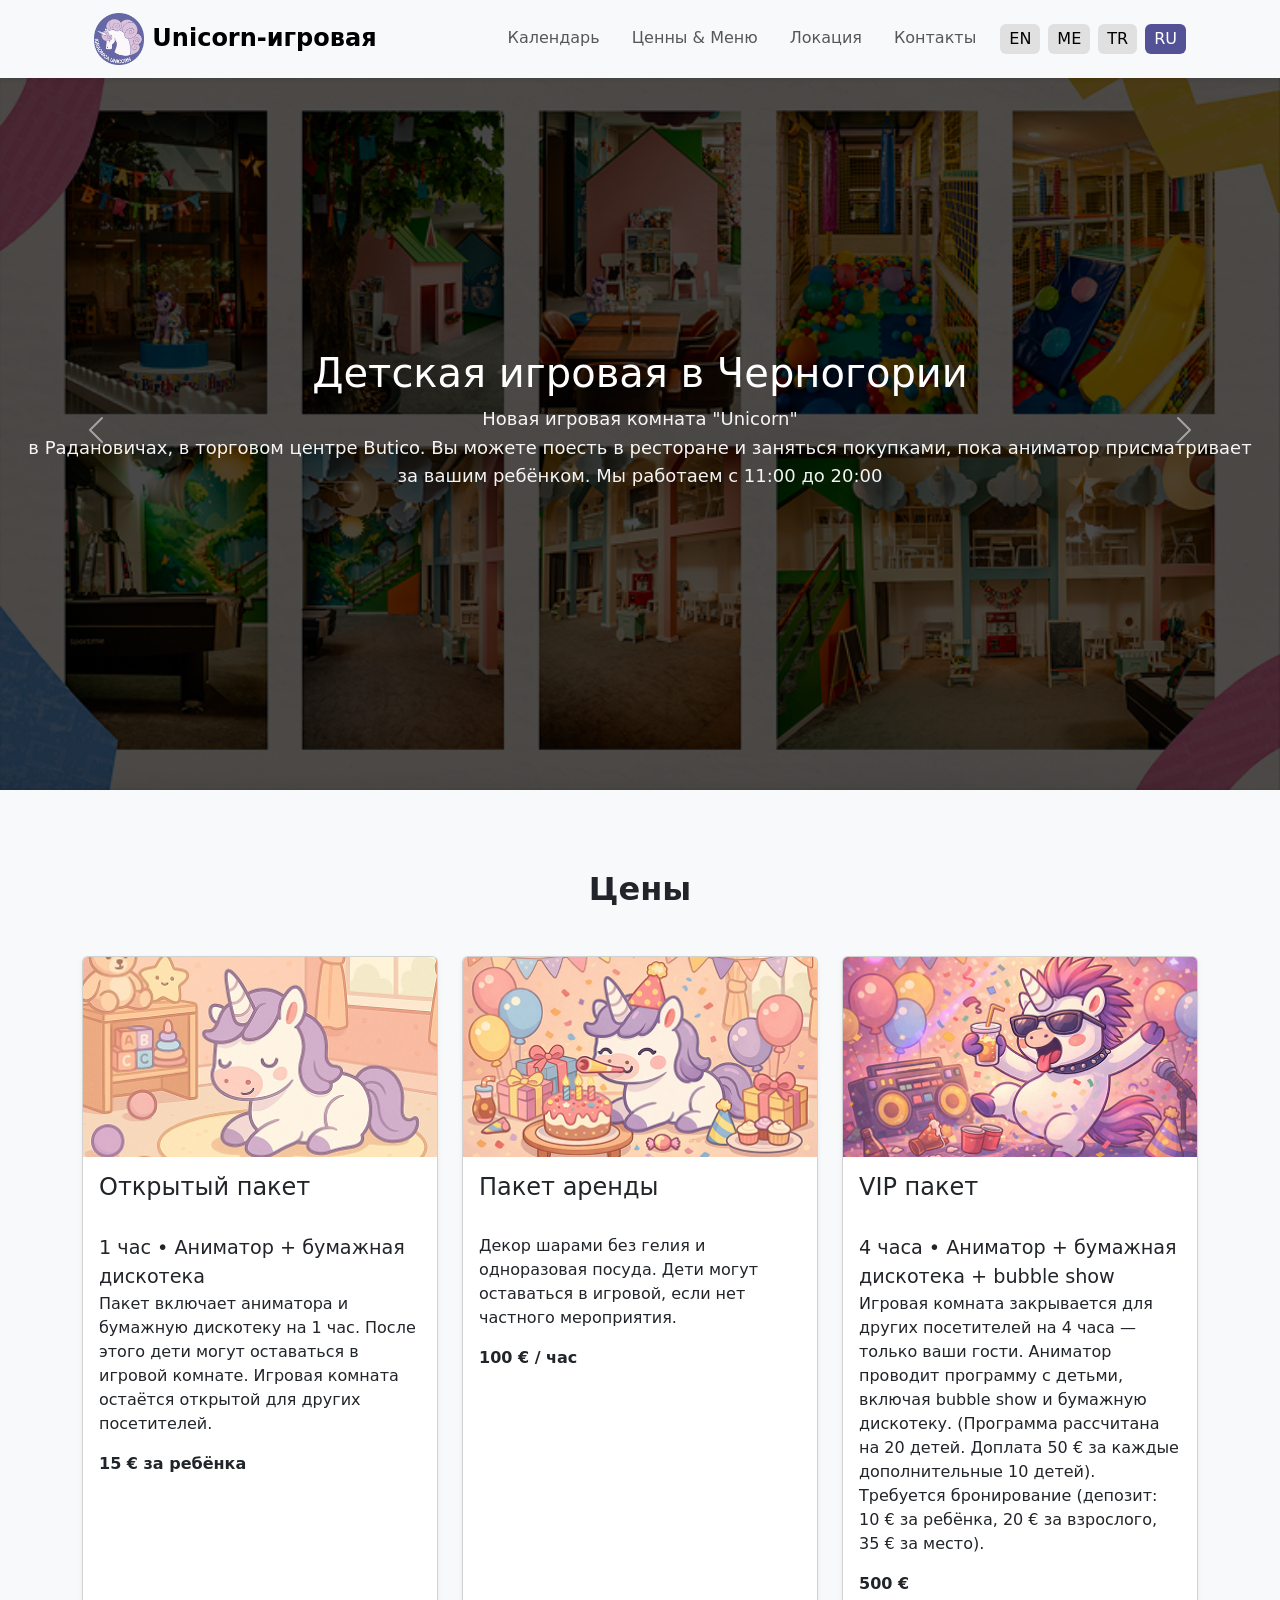
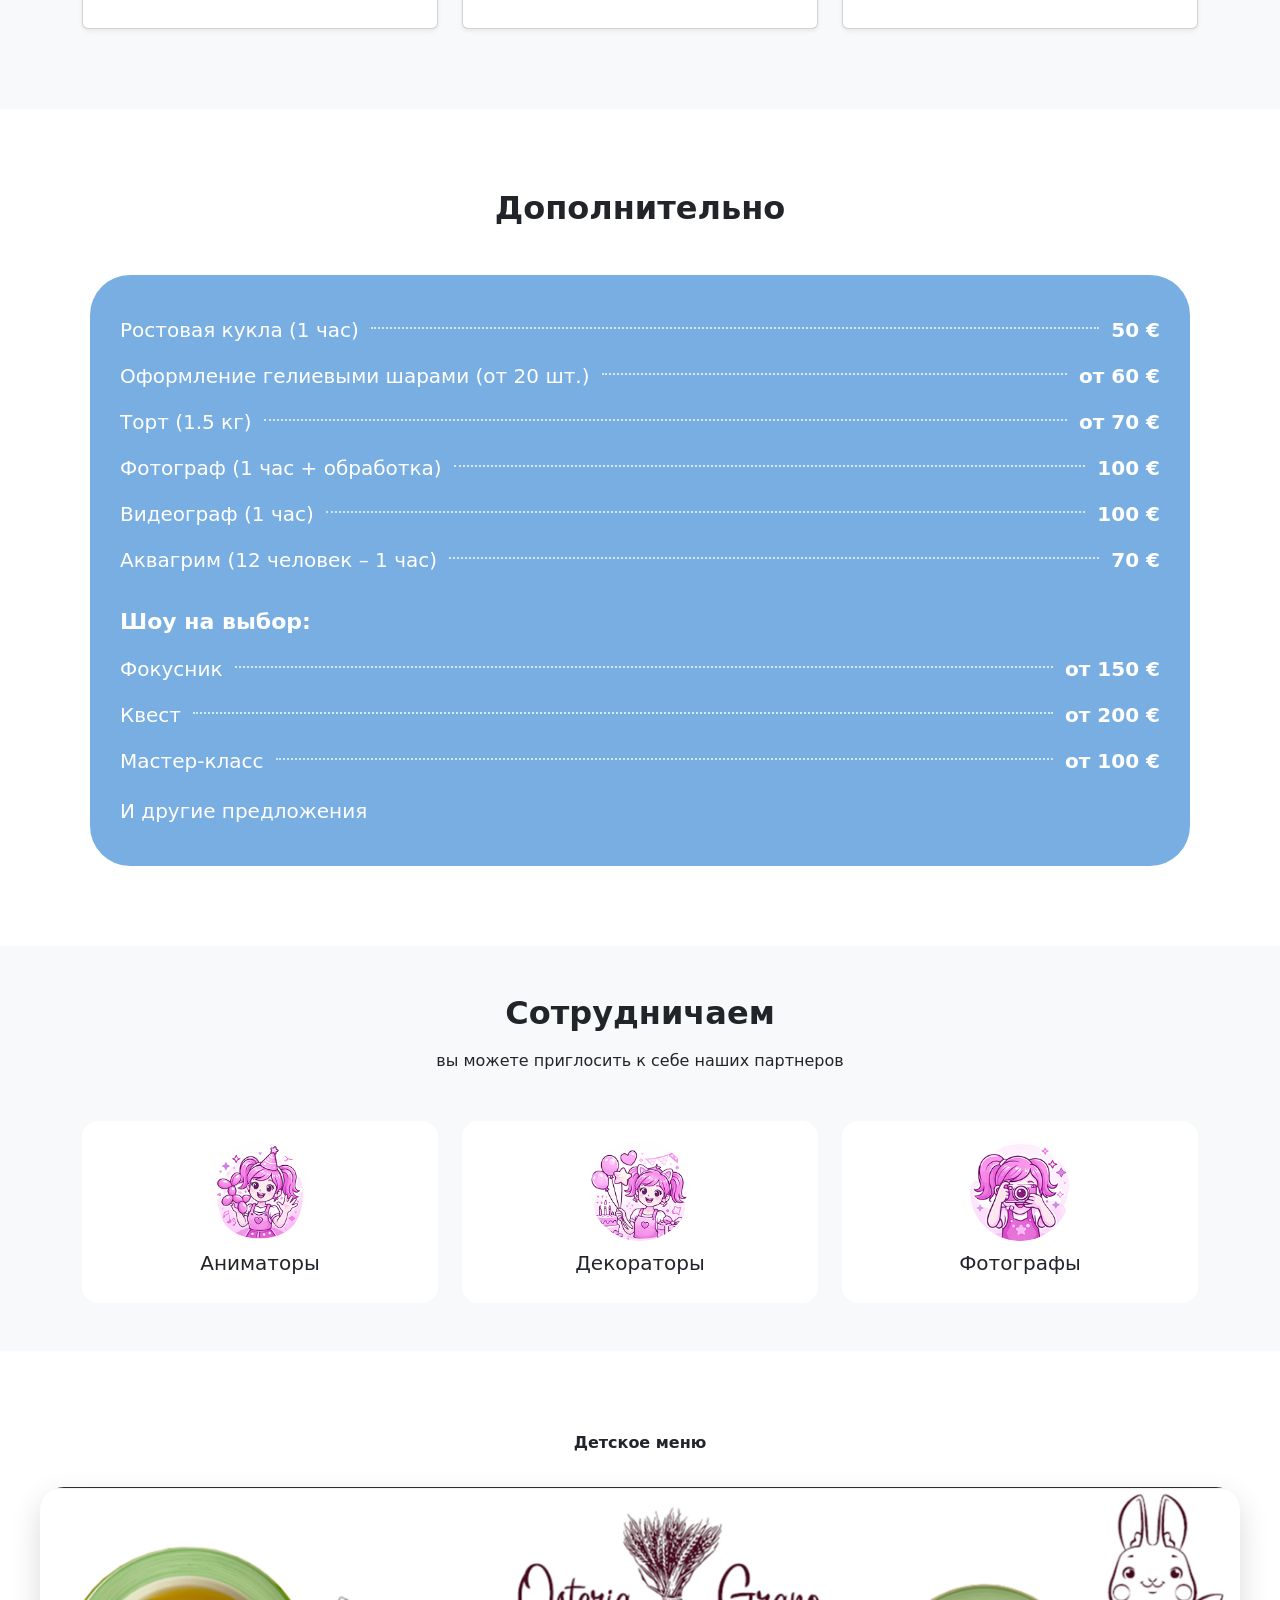
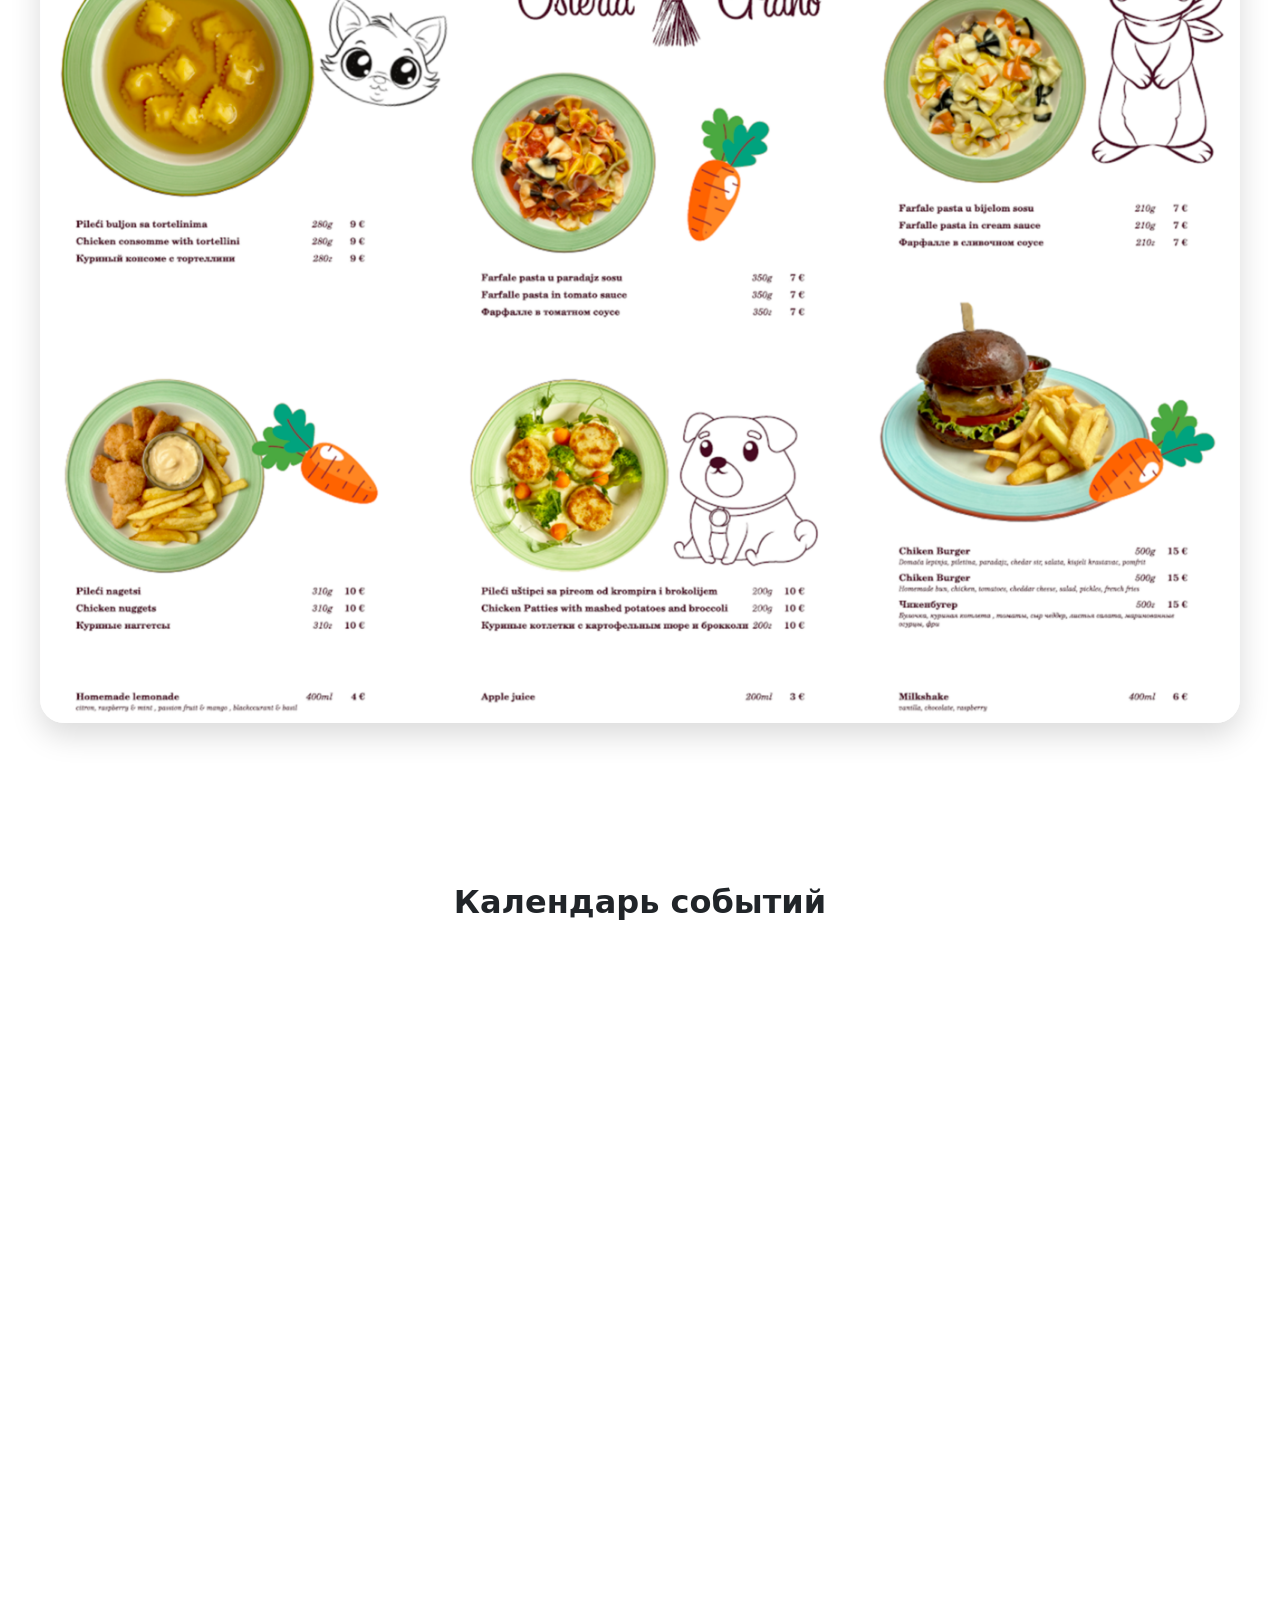
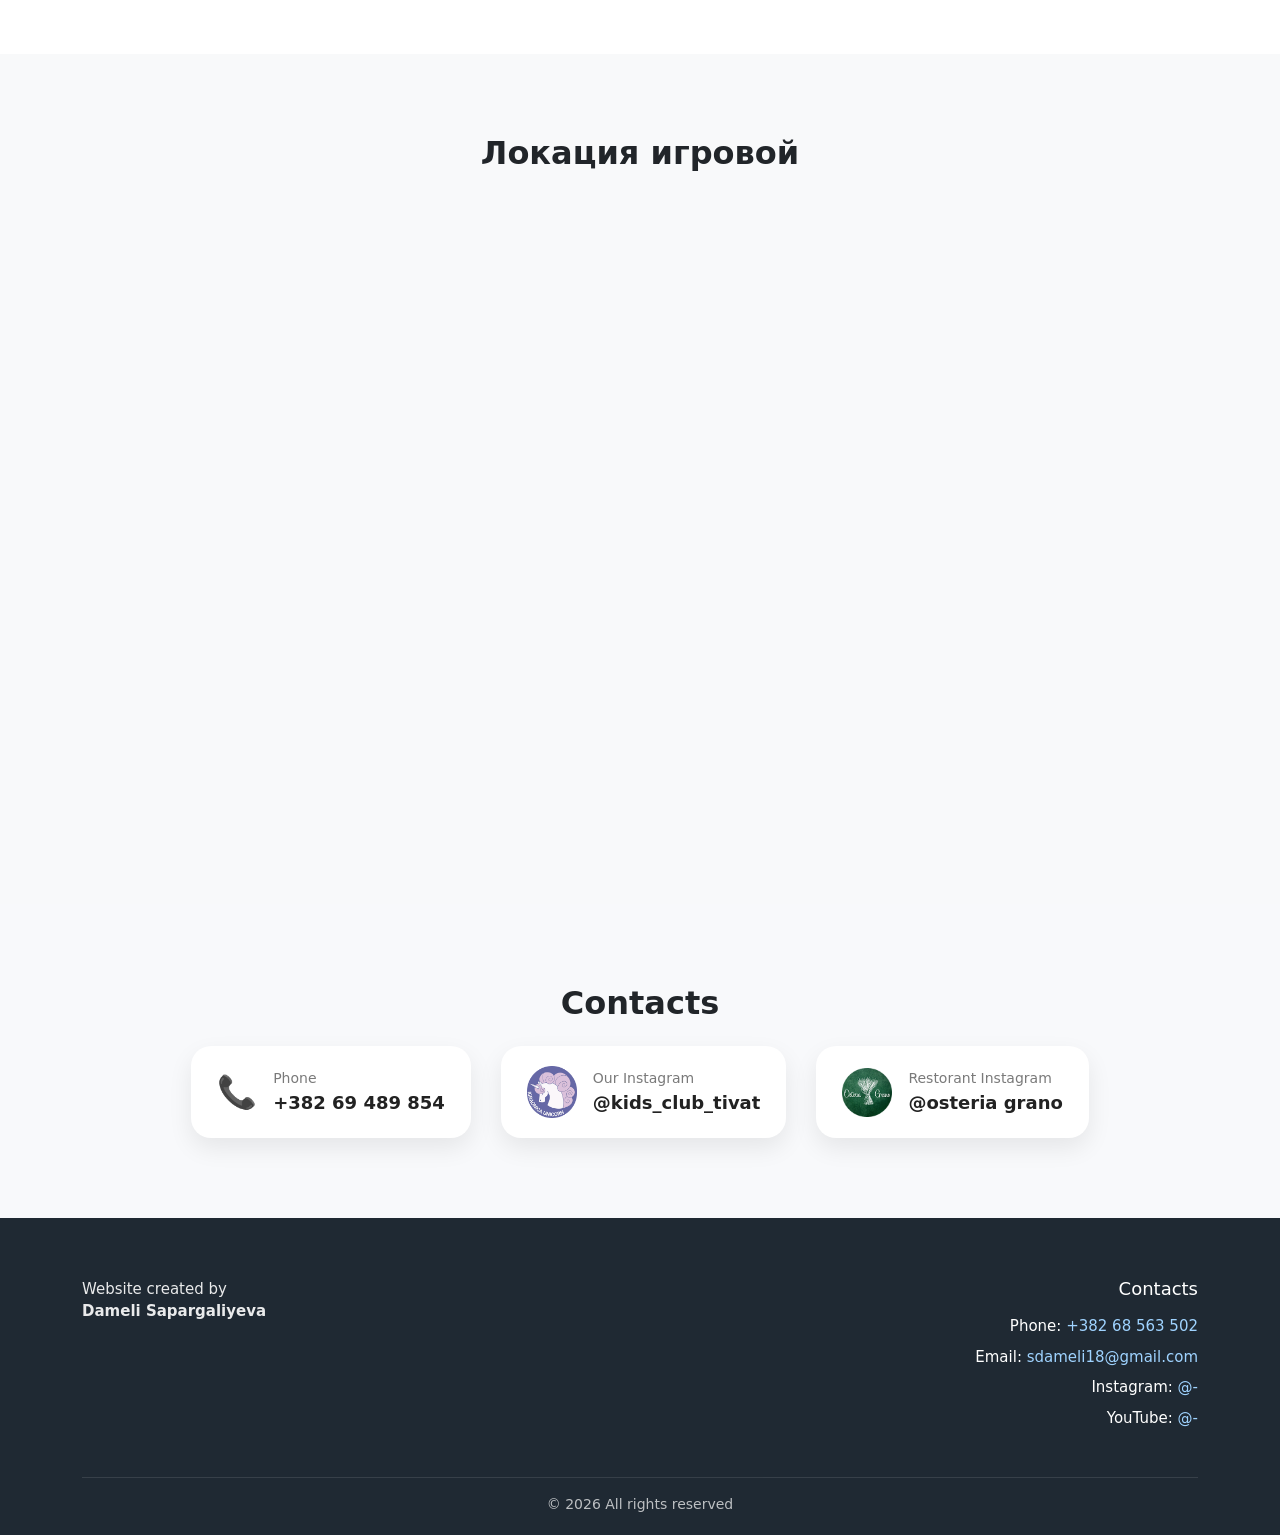
<file: languages/ru.html>
<!DOCTYPE html>
<html lang="en ru rs">
<head>
  <meta charset="UTF-8">
  <title>Unicorn igraonica отметить день рождения ребенка в Черногории</title>
  <meta name="viewport" content="width=device-width, initial-scale=1">
  
  <meta name="google-site-verification" content="C68vOn8XBNUHVtRd9w0bwKj9pTrS5eI0pPw0pr5w6Ek" />
  <meta name="description" content="Ресторан с детской игровой в Черногории, детская игровая Котор Тиват Будва, Аниматоры для дней рождения в Черногории">
  <meta name="keywords" content="Отдохнуть с ребенком в Черногории, kids club, куда сходить вечером с ребенком Будва Тиват Котор, отметить детский праздник">


  <!-- Bootstrap CSS -->
   <link rel="icon" href="../favicon.png" type="image/png">
  <link href="https://cdn.jsdelivr.net/npm/bootstrap@5.3.2/dist/css/bootstrap.min.css" rel="stylesheet">
   
  <link rel="stylesheet" href="../style.css">
   


  <style>
    body {
      scroll-behavior: smooth;
    }
    .section-padding {
      padding: 80px 0;
    }
    .price-card img {
      height: 200px;
      object-fit: cover;
    }
    .menu-image {
      height: 450px;
      object-fit: cover;
    }
  </style>
</head>
<body>

<!-- ================= NAVBAR ================= -->
<nav class="navbar navbar-expand-lg bg-body-tertiary fixed-top shadow-sm">
  
  <div class="container px-4">
    <a class="navbar-brand fw-bold fs-4" href="#">
      <img src="../img/unicorn--logo.png" width="50px" alt="logo"> Unicorn-игровая
    </a>

    <button class="navbar-toggler" type="button" data-bs-toggle="collapse" data-bs-target="#navbarNav">
      <span class="navbar-toggler-icon"></span>
    </button>

    <div class="collapse navbar-collapse" id="navbarNav">
      <ul class="navbar-nav ms-auto nav-underline">
        <li class="nav-item">
          <a class="nav-link" href="#calendar">Календарь</a>
        </li>
        <li class="nav-item">
          <a class="nav-link" href="#prices">Ценны & Меню</a>
        </li>
        <li class="nav-item">
          <a class="nav-link" href="#location">Локация</a>
        </li>
        <li class="nav-item">
          <a class="nav-link" href="#contacts">Контакты</a>
        </li>



        <li class="lang-switch">
          <button class="lang-btn" data-lang="en">EN</button>
          <button class="lang-btn" data-lang="me">ME</button>
          <button class="lang-btn" data-lang="tr">TR</button>
          <button class="lang-btn active" data-lang="ru">RU</button>
        </li> 
      </ul>
    </div>
  </div>
</nav>

<div style="height: 70px"></div>

<!-- ================= CAROUSEL ================= -->
 
<div id="mainCarousel" class="carousel slide" data-bs-ride="carousel">
  <div class="carousel-inner">

    <div class="carousel-item active position-relative">
      <img src="../img/main pictures/roomplay2.jpg" class="d-block w-100" alt="игровая комната">
      <!-- DARK OVERLAY -->
      <div class="carousel-overlay"></div>
      <!-- TEXT -->
      <div class="carousel-caption-custom">
        <h1>Детская игровая в Черногории</h1>
        <p>
          Новая игровая комната "Unicorn"<br>
          в Радановичах, в торговом центре Butico. Вы можете поесть в ресторане 
          и заняться покупками, пока аниматор присматривает за вашим ребёнком.  
          Мы работаем с 11:00 до 20:00
        </p>
      </div>
    </div>


    <div class="carousel-item position-relative">
      <img src="../img/main pictures/img1.jpg" class="d-block w-100" alt="день рождения">
      <div class="carousel-overlay"></div>
      <div class="carousel-caption-custom">
        <h2>Проведение праздников</h2>
        <p class="mt-3">Вы можете отпраздновать день рождения в нашей игровой комнате. У нас есть несколько вариантов 😉</p>
        <a href="#prices" class="btn btn-primary mt-2" id="btn">Цены</a>
      </div>
    </div>

    <div class="carousel-item position-relative">
      <img src="../img/main pictures/img2.jpg" class="d-block w-100" alt="игра">
      <div class="carousel-overlay"></div>
      <div class="carousel-caption-custom">
        <h2>Календарь событий</h2>
        <p class="mt-3">
          На нашем сайте вы можете узнать, когда игровая комната закрыта для аренды или уборки.  
          А также посмотреть, когда проводятся аквагрим и другие интерактивные мероприятия.
        </p>
       <a href="#calendar" class="btn btn-primary mt-2" id="btn">Календарь</a>
      </div>
    </div>

  </div>

  <button class="carousel-control-prev" type="button" data-bs-target="#mainCarousel" data-bs-slide="prev">
    <span class="carousel-control-prev-icon"></span>
  </button>
  <button class="carousel-control-next" type="button" data-bs-target="#mainCarousel" data-bs-slide="next">
    <span class="carousel-control-next-icon"></span>
  </button>
</div>

<!-- ================= PRICES ================= -->
<section id="prices" class="section-padding bg-light">
  <div class="container">
    <h2 class="text-center mb-5 fw-bold">Цены</h2>

    <div class="row g-4">

      <div class="col-md-4">
        <div class="card price-card h-100 shadow-sm">
          <img src="../img/prices img/img1.jpg" class="card-img-top" alt="открытый пакет">
          <div class="card-body">
            <h5 class="card-title pb-4" style="font-size: 1.5em;">Открытый пакет</h5>
              <p class="card-text">
                <span style="font-size: 1.2em;">1 час • Аниматор + бумажная дискотека</span> <br>
                Пакет включает аниматора и бумажную дискотеку на 1 час. После этого дети могут оставаться в игровой комнате.
                Игровая комната остаётся открытой для других посетителей.
              </p>
            <p class="fw-bold">15 € за ребёнка</p>
          </div>
        </div>
      </div>

      <div class="col-md-4">
        <div class="card price-card h-100 shadow-sm">
          <img src="../img/prices img/img2.jpg" class="card-img-top" alt="аренда">
          <div class="card-body">
            <h5 class="card-title pb-4" style="font-size: 1.5em;">Пакет аренды</h5>
            <p class="card-text">
              Декор шарами без гелия и одноразовая посуда.
              Дети могут оставаться в игровой, если нет частного мероприятия.
            </p>
            <p class="fw-bold">100 € / час</p>
          </div>
        </div>
      </div>

      <div class="col-md-4">
        <div class="card price-card h-100 shadow-sm">
          <img src="../img/prices img/img3.jpg" class="card-img-top" alt="vip">
           <div class="card-body">
            <h5 class="card-title pb-4" style="font-size: 1.5em;">VIP пакет</h5>
              <p class="card-text">
                <span style="font-size: 1.2em;">4 часа • Аниматор + бумажная дискотека + bubble show</span> <br>
                Игровая комната закрывается для других посетителей на 4 часа — только ваши гости.
                Аниматор проводит программу с детьми, включая bubble show и бумажную дискотеку.
                (Программа рассчитана на 20 детей. Доплата 50 € за каждые дополнительные 10 детей).
                Требуется бронирование (депозит: 10 € за ребёнка, 20 € за взрослого, 35 € за место).
              </p>
            <p class="fw-bold">500 €</p>
          </div>
        </div>
      </div>

    </div>
  </div>
</section>
<!-- ====================ADDITIONALLY==================== -->

<section class="price-extra">
  <h2 class="text-center mb-5 fw-bold">Дополнительно</h2>
  <div class="price-box">

    <ul class="price-list">

      <li class="price-item">
        <span class="service">Ростовая кукла (1 час)</span>
        <span class="dots"></span>
        <span class="price">50 €</span>
      </li>

      <li class="price-item">
        <span class="service">Оформление гелиевыми шарами (от 20 шт.)</span>
        <span class="dots"></span>
        <span class="price">от 60 €</span>
      </li>

      <li class="price-item">
        <span class="service">Торт (1.5 кг)</span>
        <span class="dots"></span>
        <span class="price">от 70 €</span>
      </li>

      <li class="price-item">
        <span class="service">Фотограф (1 час + обработка)</span>
        <span class="dots"></span>
        <span class="price">100 €</span>
      </li>

      <li class="price-item">
        <span class="service">Видеограф (1 час)</span>
        <span class="dots"></span>
        <span class="price">100 €</span>
      </li>

      <li class="price-item">
        <span class="service">Аквагрим (12 человек – 1 час)</span>
        <span class="dots"></span>
        <span class="price">70 €</span>
      </li>

    </ul>

    <div class="sub-title">Шоу на выбор:</div>

    <ul class="price-list">

      <li class="price-item">
        <span class="service">Фокусник</span>
        <span class="dots"></span>
        <span class="price">от 150 €</span>
      </li>

      <li class="price-item">
        <span class="service">Квест</span>
        <span class="dots"></span>
        <span class="price">от 200 €</span>
      </li>

      <li class="price-item">
        <span class="service">Мастер-класс</span>
        <span class="dots"></span>
        <span class="price">от 100 €</span>
      </li>

    </ul>

    <div class="note">И другие предложения</div>

  </div>
</section>


<!-- ================= Partners ================= -->
 

<section class="py-5 bg-light">
  <div class="container text-center">
    <h2 class="mb-3 fw-bold">Сотрудничаем</h2>
    <p class="mb-5">вы можете приглосить к себе наших партнеров</p>

    <div class="row g-4 justify-content-center">

      <!-- ANIMATORS -->
      <div class="col-md-4 col-12">
        <div
          class="category-card"
          data-bs-toggle="collapse"
          data-bs-target="#animators">
          <img src="../img/icon-animet.jpg" alt="animaters-icon">
          <h5>Аниматоры</h5>
        </div>
        <div id="animators" class="collapse mt-3">
          <div class="d-flex flex-wrap justify-content-center gap-3">

        <!-- ======circle1======= -->
        <div class="circle-item">
          <svg viewBox="0 0 200 200" class="circle-text">
            <defs>
              <path id="circlePath-a1"
                    d="M100,100 m-80,0
                      a80,80 0 1,1 160,0
                      a80,80 0 1,1 -160,0" />
            </defs>
            <a href="https://www.instagram.com/dream.dram.theatre/?hl=en" target="_blank">
              <text>
                <textPath href="#circlePath-a1" startOffset="0%">_____dream dram</textPath>
              </text>
            </a>
          </svg>
        <img src="../img/Dream_drama.jpg" alt="">
      </div>

      <!-- ======circle2======= -->
      <div class="circle-item">
          <svg viewBox="0 0 200 200" class="circle-text">
            <defs>
              <path id="circlePath-a1"
                    d="M100,100 m-80,0
                      a80,80 0 1,1 160,0
                      a80,80 0 1,1 -160,0" />
            </defs>

            <a href="https://www.instagram.com/animators_montenegro/" target="_blank">
              <text>
                <textPath href="#circlePath-a1" startOffset="0%">Animators Montenegro</textPath>
              </text>
            </a>
          </svg>
        <img src="../img/Animators_montenegro.jpg">
      </div>

      <!-- ======circle3======= -->
      <div class="circle-item">
          <svg viewBox="0 0 200 200" class="circle-text">
            <defs>
              <path id="circlePath-a1"
                    d="M100,100 m-80,0
                      a80,80 0 1,1 160,0
                      a80,80 0 1,1 -160,0" />
            </defs>
            <a href="https://www.instagram.com/animator_budva/" target="_blank">
              <text>
                <textPath href="#circlePath-a1" startOffset="0%">___Animator_budva</textPath>
              </text>
            </a>
          </svg>
        <img src="../img/Animator_budva.jpg">
      </div>

      <!-- ======circle4======= -->
      <div class="circle-item">
          <svg viewBox="0 0 200 200" class="circle-text">
            <defs>
              <path id="circlePath-a1"
                    d="M100,100 m-80,0
                      a80,80 0 1,1 160,0
                      a80,80 0 1,1 -160,0" />
            </defs>
            <a href="https://www.instagram.com/papaparty.me/" target="_blank">
              <text>
                <textPath href="#circlePath-a1" startOffset="0%">_______Papa party</textPath>
              </text>
            </a>
          </svg>
        <img src="../img/Papa_party.jpg">
      </div>

      <!-- ======circle5======= -->
      <div class="circle-item">
          <svg viewBox="0 0 200 200" class="circle-text">
            <defs>
              <path id="circlePath-a1"
                    d="M100,100 m-80,0
                      a80,80 0 1,1 160,0
                      a80,80 0 1,1 -160,0" />
            </defs>
            <a href="https://www.instagram.com/animator_volshebnitsa/" target="_blank">
              <text>
                <textPath href="#circlePath-a1" startOffset="0%">Animator Volshebnitsa</textPath>
              </text>
            </a>
          </svg>
        <img src="../img/animator_volshebnitsa.jpg">
      </div>

      <!-- ======circle6======= -->
      <div class="circle-item">
          <svg viewBox="0 0 200 200" class="circle-text">
            <defs>
              <path id="circlePath-a1"
                    d="M100,100 m-80,0
                      a80,80 0 1,1 160,0
                      a80,80 0 1,1 -160,0" />
            </defs>
            <a href="https://www.instagram.com/veselov_show/" target="_blank">
              <text>
                <textPath href="#circlePath-a1" startOffset="0%">______Фокусник</textPath>
              </text>
            </a>
          </svg>
        <img src="../img/veselov_show.jpg">
      </div>

      <!-- ======circle7======= -->
      <div class="circle-item">
          <svg viewBox="0 0 200 200" class="circle-text">
            <defs>
              <path id="circlePath-a1"
                    d="M100,100 m-80,0
                      a80,80 0 1,1 160,0
                      a80,80 0 1,1 -160,0" />
            </defs>
            <a href="https://www.instagram.com/show.mne/" target="_blank">
              <text>
                <textPath href="#circlePath-a1" startOffset="0%">______Show.mne</textPath>
              </text>
            </a>
          </svg>
        <img src="../img/show_mne.jpg">
      </div>

     </div>
   </div>
 </div>

 <!-- DECORATORS -->
 <div class="col-md-4 col-12">
   <div
     class="category-card"
     data-bs-toggle="collapse"
     data-bs-target="#decorators">
     <img src="../img/icon-decor.jpg" alt="decorator-icon">
     <h5>Декораторы</h5>
  </div>

  <div id="decorators" class="collapse mt-3">
    <div class="d-flex flex-wrap justify-content-center gap-3">
      <!-- ======circle1======= -->
      <div class="circle-item">
        <svg viewBox="0 0 200 200" class="circle-text">
          <defs>
            <path id="circlePath-a1"
                  d="M100,100 m-80,0
                    a80,80 0 1,1 160,0
                    a80,80 0 1,1 -160,0" />
              </defs>
              <a href="https://www.instagram.com/elena_baloni_bu2/" target="_blank">
              <text>
                <textPath href="#circlePath-a1" startOffset="0%">_____bom_babloni</textPath>
              </text>
            </a>
          </svg>
        <img src="../img/bom-naloni.jpg">
      </div>
      <!-- ======circle2======= -->
      <div class="circle-item">
      <svg viewBox="0 0 200 200" class="circle-text">
        <defs>
          <path id="circlePath-a1"
                d="M100,100 m-80,0
                  a80,80 0 1,1 160,0
                  a80,80 0 1,1 -160,0" />
            </defs>
            <a href="https://www.instagram.com/decor.symphony.me/" target="_blank">
              <text>
                <textPath href="#circlePath-a1" startOffset="0%">____decor_symphony</textPath>
              </text>
            </a>
          </svg>
        <img src="../img/decor_symphony.jpg">
      </div>
      <!-- ======circle3======= -->
          <div class="circle-item">
          <svg viewBox="0 0 200 200" class="circle-text">
            <defs>
              <path id="circlePath-a1"
                    d="M100,100 m-80,0
                      a80,80 0 1,1 160,0
                      a80,80 0 1,1 -160,0" />
                </defs>
                <a href="https://www.instagram.com/cake.dora/" target="_blank">
                  <text>
                    <textPath href="#circlePath-a1" startOffset="0%">_______cake dora</textPath>
                  </text>
                </a>
              </svg>
            <img src="../img/cake dora.jpg">
          </div>
          
          <!-- ======circle4======= -->
          <div class="circle-item">
          <svg viewBox="0 0 200 200" class="circle-text">
            <defs>
              <path id="circlePath-a1"
                    d="M100,100 m-80,0
                      a80,80 0 1,1 160,0
                      a80,80 0 1,1 -160,0" />
                </defs>
                <a href="#https://www.instagram.com/happyballoonstivat/" target="_blank">
                  <text>
                    <textPath href="#circlePath-a1" startOffset="0%">______happy balloons</textPath>
                  </text>
                </a>
              </svg>
            <img src="../img/happy balloons.jpg">
          </div>

          <!-- ======circle5======= -->
          <div class="circle-item">
          <svg viewBox="0 0 200 200" class="circle-text">
            <defs>
              <path id="circlePath-a1"
                    d="M100,100 m-80,0
                      a80,80 0 1,1 160,0
                      a80,80 0 1,1 -160,0" />
                  </defs>
                  <a href="https://www.instagram.com/tatiana_cake.montenegro/" target="_blank">
                    <text>
                      <textPath href="#circlePath-a1" startOffset="0%">______Tatiana cake</textPath>
                    </text>
                  </a>
                </svg>
              <img src="../img/tatiana cake.jpg">
            </div>

            <!-- ======circle6======= -->
          <div class="circle-item">
          <svg viewBox="0 0 200 200" class="circle-text">
            <defs>
              <path id="circlePath-a1"
                    d="M100,100 m-80,0
                      a80,80 0 1,1 160,0
                      a80,80 0 1,1 -160,0" />
                </defs>
                <a href="https://www.instagram.com/weddingstudiotalija/" target="_blank">
                  <text>
                    <textPath href="#circlePath-a1" startOffset="0%">____flower_shop Talija</textPath>
                  </text>
                </a>
              </svg>
            <img src="../img/flower shop talija.jpg">
          </div>

          </div>
        </div>
      </div>

      <!-- PHOTOGRAPHERS -->
      <div class="col-md-4 col-12">
        <div
          class="category-card"
          data-bs-toggle="collapse"
          data-bs-target="#photographers">
          <img src="../img/icon-photo.jpg" alt="photografer-icon">
          <h5>Фотографы</h5>
        </div>

        <div id="photographers" class="collapse mt-3">
          <div class="d-flex flex-wrap justify-content-center gap-3">
                <!-- ======circle1======= -->
                <div class="circle-item">
                <svg viewBox="0 0 200 200" class="circle-text">
                  <defs>
                    <path id="circlePath-a1"
                          d="M100,100 m-80,0
                            a80,80 0 1,1 160,0
                            a80,80 0 1,1 -160,0" />
                    </defs>
                    <a href="https://photoblag.ru/" target="_blank">
                      <text>
                        <textPath href="#circlePath-a1" startOffset="0%">Vadim Blagoveshchenskii</textPath>
                      </text>
                    </a>
                  </svg>
                <img src="../img/vadim blahoveshchenskii.jpg">
              </div>

              <!-- ======circle2======= -->
                <div class="circle-item">
                <svg viewBox="0 0 200 200" class="circle-text">
                  <defs>
                    <path id="circlePath-a1"
                          d="M100,100 m-80,0
                            a80,80 0 1,1 160,0
                            a80,80 0 1,1 -160,0" />
                      </defs>
                      <a href="https://www.instagram.com/photographer.montenegro/" target="_blank">
                        <text>
                          <textPath href="#circlePath-a1" startOffset="0%">photographer Budva Tivat Kotor</textPath>
                        </text>
                      </a>
                    </svg>
                  <img src="../img/photografer budva tivat kotor.jpg">
                </div>

                <!-- ======circle3======= -->
                <div class="circle-item">
                <svg viewBox="0 0 200 200" class="circle-text">
                  <defs>
                    <path id="circlePath-a1"
                          d="M100,100 m-80,0
                            a80,80 0 1,1 160,0
                            a80,80 0 1,1 -160,0" />
                  </defs>
                  <a href="https://www.instagram.com/novikov_dop/" target="_blank">
                    <text>
                      <textPath href="#circlePath-a1" startOffset="0%">__Liosha Novikov</textPath>
                    </text>
                  </a>
                </svg>
              <img src="../img/liosha novikov.jpg">
            </div>
          </div>
        </div>
        
      </div>

    </div>
    </div>
    
    </div>
  </div>
</section>


<!-- ================= MENU IMAGE ================= -->
 <section class="menu-section">
  <div class="menu-wrapper">
    <div class="menu-title">Детское меню</div>

    <img 
      src="../img/menu.jpg"
      alt="Детское меню"
      class="menu-img"
    >
  </div>
</section>



<!-- ================= CALENDAR ================= -->
<section id="calendar" class="section-padding">
  <div class="container">
    <h2 class="text-center fw-bold mb-4">Календарь событий</h2>

    <div class="ratio ratio-16x9">
       
        <iframe src="https://calendar.google.com/calendar/embed?src=leadership.unicorn.world%40gmail.com&ctz=Europe%2FBelgrade" style="border: 0" width="800" height="800" frameborder="0" scrolling="no"></iframe>
    </div>
  </div>
</section>

<!-- ================= MAP ================= -->
<section id="location" class="section-padding bg-light">
  <div class="container">
    <h2 class="text-center fw-bold mb-4">Локация игровой</h2>

    <div class="ratio ratio-16x9">
      <iframe 
        src="https://www.google.com/maps/embed?pb=!1m18!1m12!1m3!1d22683.00816208325!2d18.733712415688856!3d42.37299914232213!2m3!1f0!2f0!3f0!3m2!1i1024!2i768!4f13.1!3m3!1m2!1s0x134c2d0042d7da03%3A0x7ec30118054f74ff!2sIgraonica%20Unicorn!5e0!3m2!1sru!2s!4v1767301764248!5m2!1sru!2s"
        allowfullscreen>
      </iframe>
    </div>
  </div>
</section>


<!-- ================== CONTACT ==================== -->
 <section id="contacts" class="contacts-section">
  <div class="container text-center">

    <h2 class="fw-bold mb-4">Contacts</h2>

    <div class="contacts-box">

      <!-- PHONE -->
      <a href="tel:+1234567890" class="contact-item">
        <div class="icon">📞</div>
        <div class="text">
          <span class="label">Phone</span>
          <span class="value">+382 69 489 854</span>
        </div>
      </a>

      <!-- INSTAGRAM -->
      <a href="https://www.instagram.com/kids_club_tivat" target="_blank" class="contact-item">
        <div class="icon">
          <img src="../img/unicorn--logo.png" width="50px">
        </div>
        <div class="text">
          <span class="label">Our Instagram</span>
          <span class="value">@kids_club_tivat</span>
        </div>
      </a>

      <!-- INSTAGRAM RESTORANT -->
      <a href="https://www.instagram.com/osteriagrano.me/" target="_blank" class="contact-item">
        <div class="icon">
          <img src="../img/logo-restorant.png" width="50px">
        </div>
        <div class="text">
          <span class="label">Restorant Instagram</span>
          <span class="value">@osteria grano</span>
        </div>
      </a>
    </div>

  </div>
</section>


<!-- ================= FOOTER ================= -->
 <footer class="site-footer">
  <div class="container">

    <div class="footer-content">

      <!-- LEFT: AUTHOR -->
      <div class="footer-block footer-left">
        <p class="made-by">
          Website created by<br>
          <strong>Dameli Sapargaliyeva</strong>
        </p>
      </div>

      <!-- RIGHT: CONTACTS -->
      <div class="footer-block footer-right">
        <h5>Contacts</h5>

        <p>
          Phone:
          <a href="tel:+382 68 563 502">+382 68 563 502</a>
        </p>

        <p>
          Email:
          <a href="mailto:sdameli18@gmail.com">sdameli18@gmail.com</a>
        </p>

        <p>
          Instagram:
          <a href="https://instagram.com/yourinstagram" target="_blank">
            @-
          </a>
        </p>

        <p>
          YouTube:
          <a href="https://youtube.com/@yourchannel" target="_blank">
            @-
          </a>
        </p>
      </div>

    </div>

    <div class="footer-bottom">
      © 2026 All rights reserved
    </div>

  </div>
</footer>


<!-- Bootstrap JS -->
<script src="https://cdn.jsdelivr.net/npm/bootstrap@5.3.2/dist/js/bootstrap.bundle.min.js"></script>

<script src="../lang.js"></script>
</body>
</html>
</file>
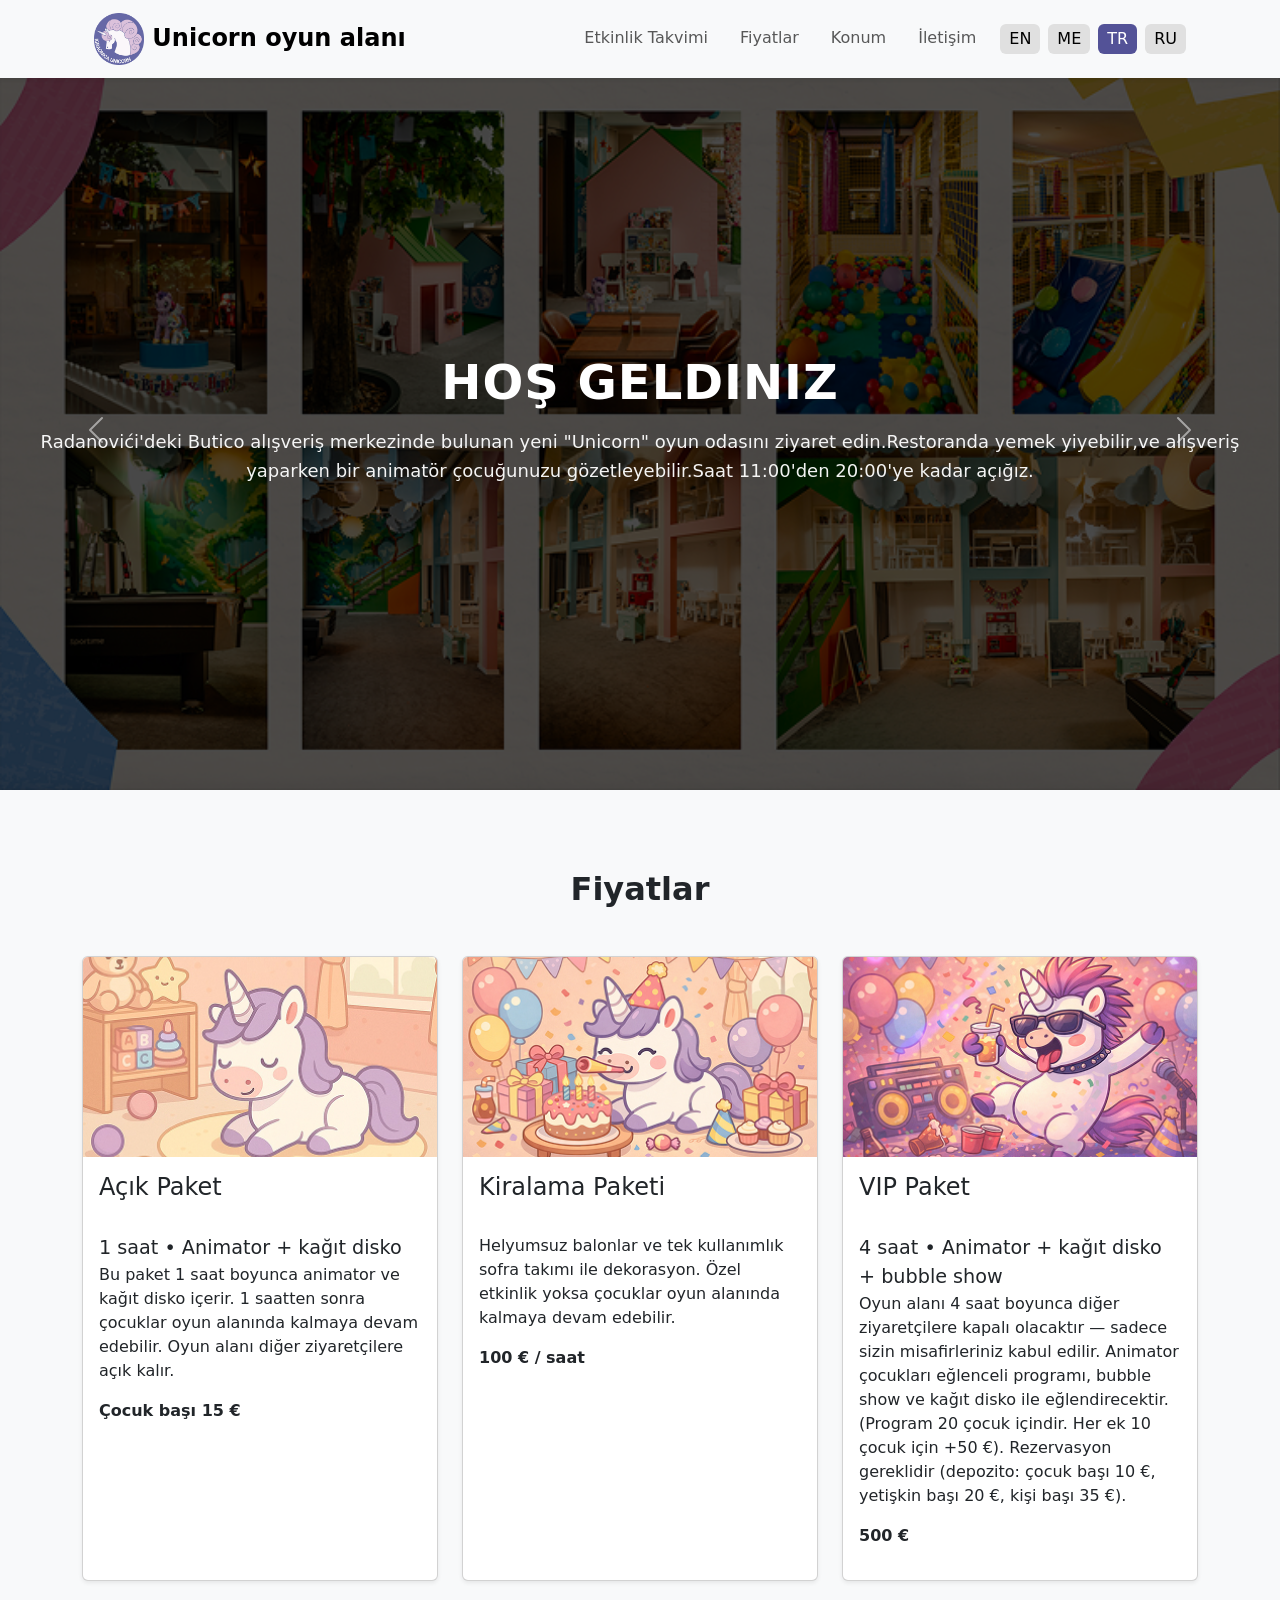
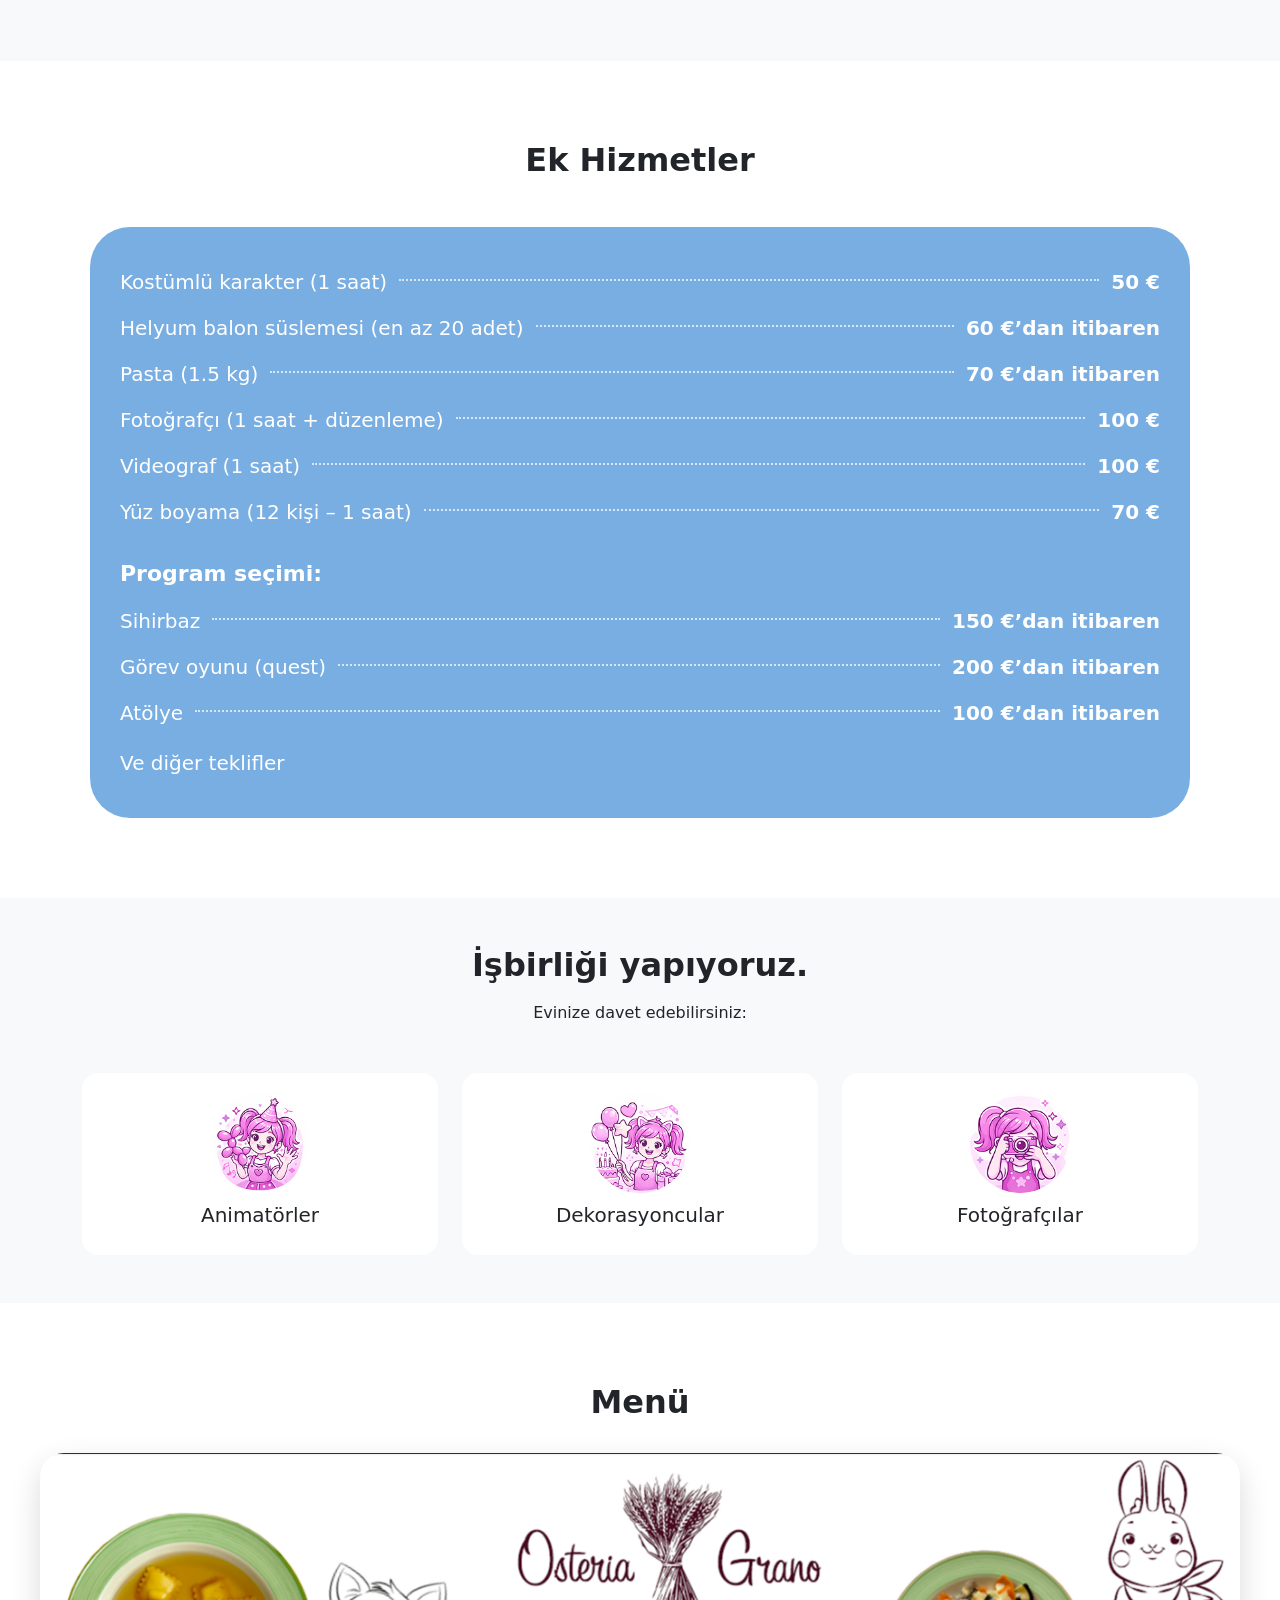
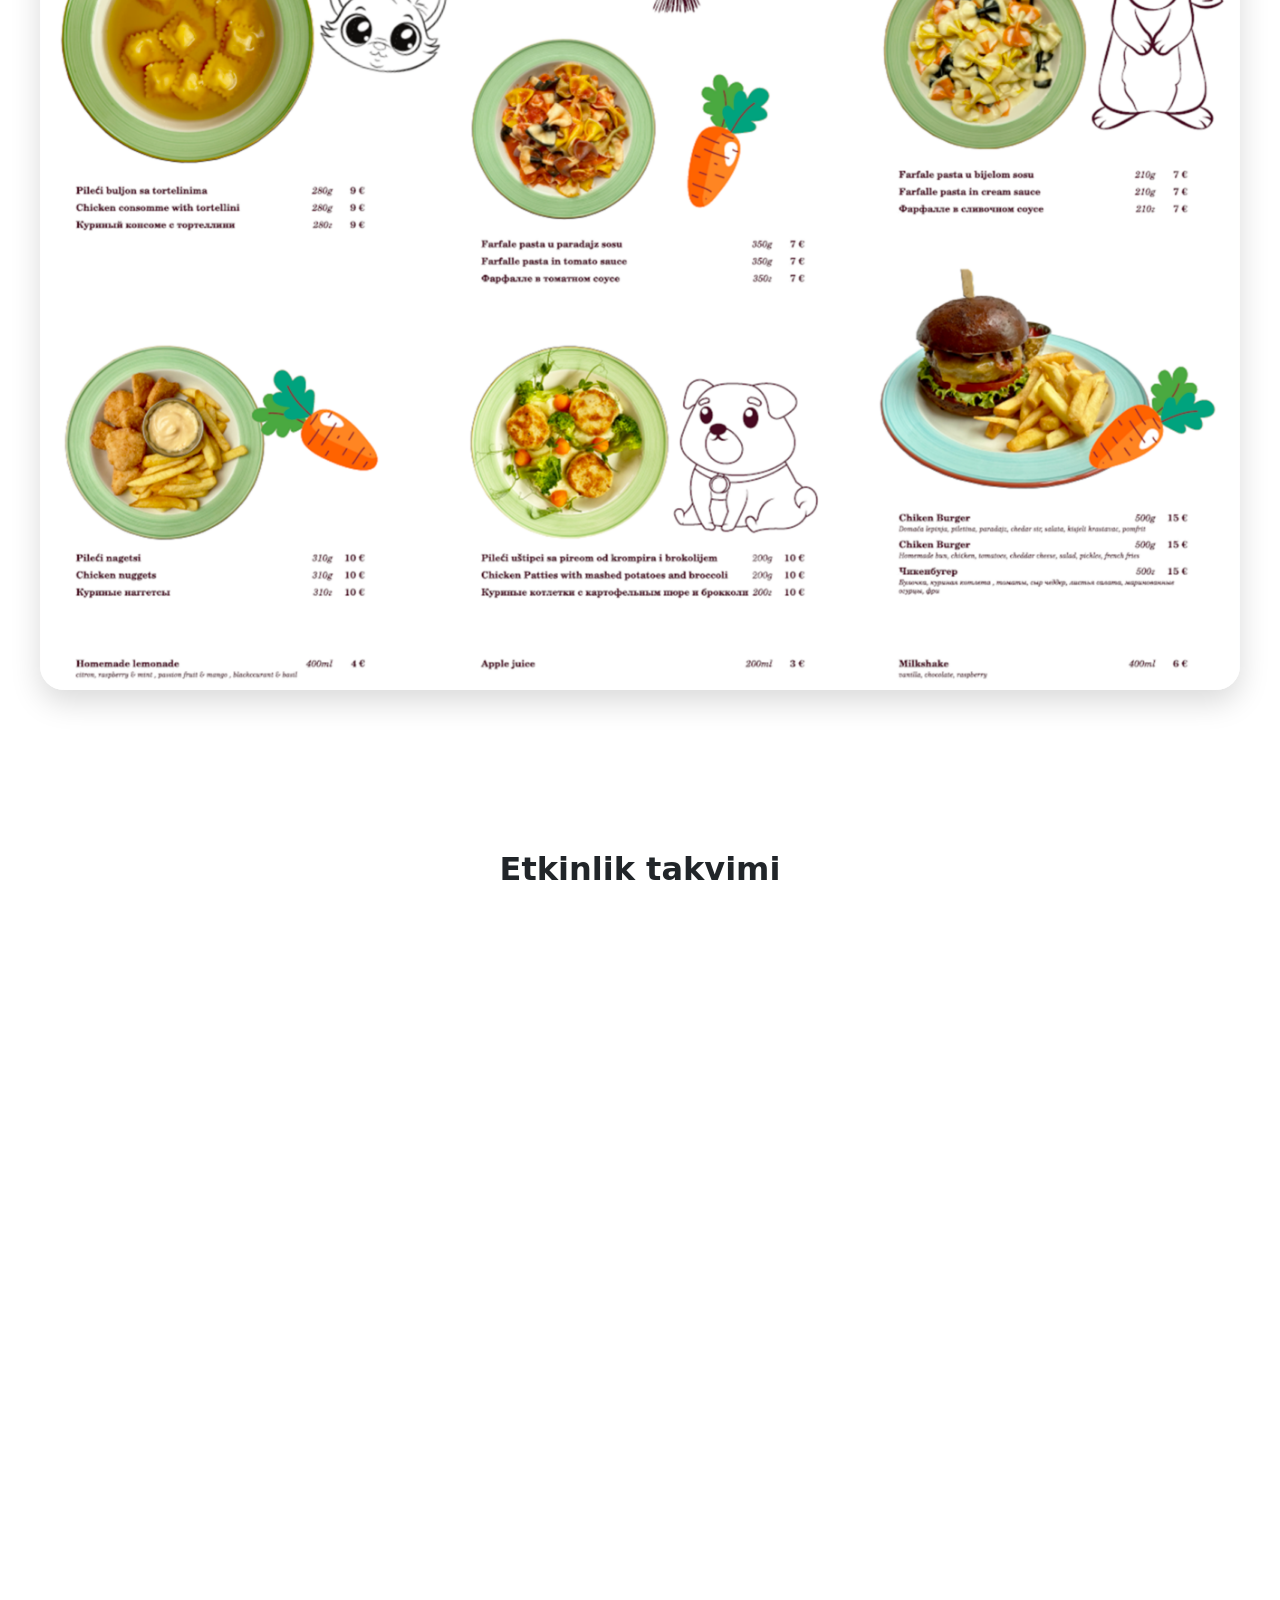
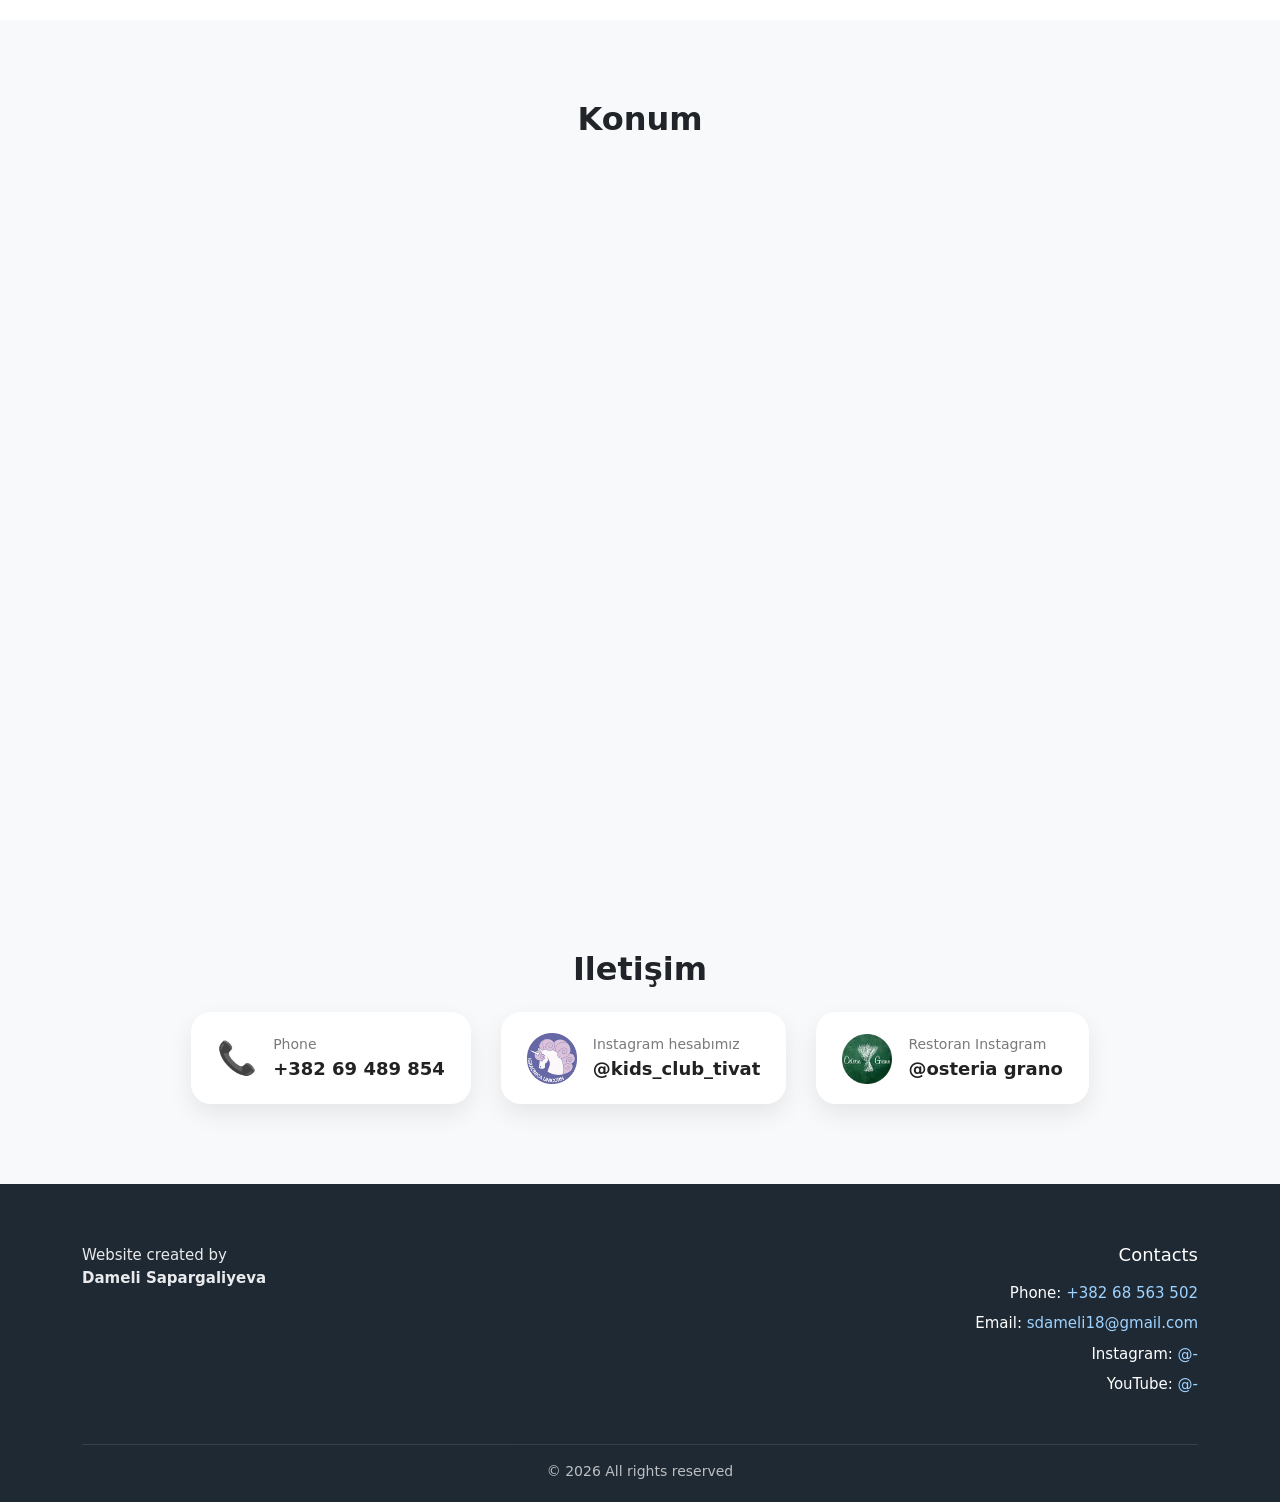
<file: languages/tr.html>
<!DOCTYPE html>
<html lang="en ru rs">
<head>
  <meta charset="UTF-8">
  <title>Unicorn igraonica</title>
  <meta name="viewport" content="width=device-width, initial-scale=1">

  
  <link rel="icon" href="../favicon.png" type="image/png">
  <!-- Bootstrap CSS -->
  <link href="https://cdn.jsdelivr.net/npm/bootstrap@5.3.2/dist/css/bootstrap.min.css" rel="stylesheet">
   
  <link rel="stylesheet" href="../style.css">
   


  <style>
    body {
      scroll-behavior: smooth;
    }
    .section-padding {
      padding: 80px 0;
    }
    .price-card img {
      height: 200px;
      object-fit: cover;
    }
    .menu-image {
      height: 450px;
      object-fit: cover;
    }
  </style>
</head>
<body>

<!-- ================= NAVBAR ================= -->
<nav class="navbar navbar-expand-lg bg-body-tertiary fixed-top shadow-sm">
  <div class="container px-4">
    <a class="navbar-brand fw-bold fs-4" href="#">
      <img src="../img/unicorn--logo.png" width="50px" alt="logo"> Unicorn oyun alanı
    </a>

    <button class="navbar-toggler" type="button" data-bs-toggle="collapse" data-bs-target="#navbarNav">
      <span class="navbar-toggler-icon"></span>
    </button>

    <div class="collapse navbar-collapse" id="navbarNav">
      <ul class="navbar-nav ms-auto nav-underline">
        <li class="nav-item">
          <a class="nav-link" href="#calendar">Etkinlik Takvimi</a>
        </li>
        <li class="nav-item">
          <a class="nav-link" href="#prices">Fiyatlar</a>
        </li>
        <li class="nav-item">
          <a class="nav-link" href="#location">Konum</a>
        </li>
        <li class="nav-item">
          <a class="nav-link" href="#contacts">İletişim</a>
        </li>

        <li class="lang-switch">
          <button class="lang-btn" data-lang="en">EN</button>
          <button class="lang-btn" data-lang="me">ME</button>
          <button class="lang-btn active" data-lang="tr">TR</button>
          <button class="lang-btn" data-lang="ru">RU</button>
        </li>
        
      </ul>
    </div>
  </div>
</nav>

<div style="height: 70px"></div>

<!-- ================= CAROUSEL ================= -->


<div id="mainCarousel" class="carousel slide" data-bs-ride="carousel">
  <div class="carousel-inner">

    <div class="carousel-item active position-relative">
      <img src="../img/main pictures/roomplay2.jpg" class="d-block w-100" alt="oyun alanı">
      <!-- DARK OVERLAY -->
      <div class="carousel-overlay"></div>
      <!-- TEXT -->
      <div class="carousel-caption-custom">
        <h2>Hoş geldiniz</h2>
        <p>
          Radanovići'deki Butico alışveriş merkezinde bulunan yeni "Unicorn"
           oyun odasını ziyaret edin.Restoranda yemek yiyebilir,ve alışveriş 
            yaparken bir animatör çocuğunuzu gözetleyebilir.Saat 11:00'den 20:00'ye kadar açığız.
        </p>
      </div>
    </div>


    <div class="carousel-item position-relative">
      <img src="../img/main pictures/img1.jpg" class="d-block w-100" alt="doğum günü">
      <div class="carousel-overlay"></div>
      <div class="carousel-caption-custom">
        <h2>Kutlamalar</h2>
        <p class="mt-3">Kutlamalar Oyun alanında doğum günü kutlayabilirsiniz. Bunun için birkaç seçeneğimiz var 😉</p>
        <a href="#prices" class="btn btn-primary mt-2" id="btn">Fiyatlar</a>
      </div>
    </div>

    <div class="carousel-item position-relative">
      <img src="../img/main pictures/img2.jpg" class="d-block w-100" alt="çocuk oyun oynuyor">
      <div class="carousel-overlay"></div>
      <div class="carousel-caption-custom">
        <h2>Etkinlik takvimi</h2>
        <p class="mt-3">
          Web sitemizden oyun alanının ne zaman özel kiralama veya temizlik nedeniyle kapalı olduğunu öğrenebilirsiniz.
          Ayrıca yüz boyama ve diğer interaktif etkinliklerin ne zaman yapıldığını da görebilirsiniz.
        </p>
       <a href="#calendar" class="btn btn-primary mt-2" id="btn">Takvim</a>
      </div>
    </div>

  </div>

  <button class="carousel-control-prev" type="button" data-bs-target="#mainCarousel" data-bs-slide="prev">
    <span class="carousel-control-prev-icon"></span>
  </button>
  <button class="carousel-control-next" type="button" data-bs-target="#mainCarousel" data-bs-slide="next">
    <span class="carousel-control-next-icon"></span>
  </button>
</div>


<!-- ================= PRICES ================= -->
 <section id="prices" class="section-padding bg-light">
  <div class="container">
    <h2 class="text-center mb-5 fw-bold">Fiyatlar</h2>

    <div class="row g-4">

      <div class="col-md-4">
        <div class="card price-card h-100 shadow-sm">
          <img src="../img/prices img/img1.jpg" class="card-img-top" alt="doğum günü open paket">
          <div class="card-body">
            <h5 class="card-title pb-4" style="font-size: 1.5em;">Açık Paket</h5>
              <p class="card-text">
                <span style="font-size: 1.2em;">1 saat • Animator + kağıt disko</span> <br>
                Bu paket 1 saat boyunca animator ve kağıt disko içerir. 1 saatten sonra çocuklar oyun alanında kalmaya devam edebilir.
                Oyun alanı diğer ziyaretçilere açık kalır.
              </p>
            <p class="fw-bold">Çocuk başı 15 €</p>
          </div>
        </div>
      </div>

      <div class="col-md-4">
        <div class="card price-card h-100 shadow-sm">
          <img src="../img/prices img/img2.jpg" class="card-img-top" alt="kiralama paket">
          <div class="card-body">
            <h5 class="card-title pb-4" style="font-size: 1.5em;">Kiralama Paketi</h5>
            <p class="card-text">
              Helyumsuz balonlar ve tek kullanımlık sofra takımı ile dekorasyon.
              Özel etkinlik yoksa çocuklar oyun alanında kalmaya devam edebilir.
            </p>
            <p class="fw-bold">100 € / saat</p>
          </div>
        </div>
      </div>

      <div class="col-md-4">
        <div class="card price-card h-100 shadow-sm">
          <img src="../img/prices img/img3.jpg" class="card-img-top" alt="vip paket">
           <div class="card-body">
            <h5 class="card-title pb-4" style="font-size: 1.5em;">VIP Paket</h5>
              <p class="card-text">
                <span style="font-size: 1.2em;">4 saat • Animator + kağıt disko + bubble show</span> <br>
                Oyun alanı 4 saat boyunca diğer ziyaretçilere kapalı olacaktır — sadece sizin misafirleriniz kabul edilir.
                Animator çocukları eğlenceli programı, bubble show ve kağıt disko ile eğlendirecektir.
                (Program 20 çocuk içindir. Her ek 10 çocuk için +50 €).
                Rezervasyon gereklidir (depozito: çocuk başı 10 €, yetişkin başı 20 €, kişi başı 35 €).
              </p>
            <p class="fw-bold">500 €</p>
          </div>
        </div>
      </div>

    </div>
  </div>
</section>
<!-- ====================ADDITIONALLY==================== -->

<section class="price-extra">
  <h2 class="text-center mb-5 fw-bold">Ek Hizmetler</h2>
  <div class="price-box">

    <ul class="price-list">

      <li class="price-item">
        <span class="service">Kostümlü karakter (1 saat)</span>
        <span class="dots"></span>
        <span class="price">50 €</span>
      </li>

      <li class="price-item">
        <span class="service">Helyum balon süslemesi (en az 20 adet)</span>
        <span class="dots"></span>
        <span class="price">60 €’dan itibaren</span>
      </li>

      <li class="price-item">
        <span class="service">Pasta (1.5 kg)</span>
        <span class="dots"></span>
        <span class="price">70 €’dan itibaren</span>
      </li>

      <li class="price-item">
        <span class="service">Fotoğrafçı (1 saat + düzenleme)</span>
        <span class="dots"></span>
        <span class="price">100 €</span>
      </li>

      <li class="price-item">
        <span class="service">Videograf (1 saat)</span>
        <span class="dots"></span>
        <span class="price">100 €</span>
      </li>

      <li class="price-item">
        <span class="service">Yüz boyama (12 kişi – 1 saat)</span>
        <span class="dots"></span>
        <span class="price">70 €</span>
      </li>

    </ul>

    <div class="sub-title">Program seçimi:</div>

    <ul class="price-list">

      <li class="price-item">
        <span class="service">Sihirbaz</span>
        <span class="dots"></span>
        <span class="price">150 €’dan itibaren</span>
      </li>

      <li class="price-item">
        <span class="service">Görev oyunu (quest)</span>
        <span class="dots"></span>
        <span class="price">200 €’dan itibaren</span>
      </li>

      <li class="price-item">
        <span class="service">Atölye</span>
        <span class="dots"></span>
        <span class="price">100 €’dan itibaren</span>
      </li>

    </ul>

    <div class="note">Ve diğer teklifler</div>

  </div>
</section>

<!-- ================= Partners ================= -->
 


<section class="py-5 bg-light">
  <div class="container text-center">
    <h2 class="mb-3 fw-bold">İşbirliği yapıyoruz.</h2>
    <p class="mb-5">Evinize davet edebilirsiniz:</p>

    <div class="row g-4 justify-content-center">

      <!-- ANIMATORS -->
      <div class="col-md-4 col-12">
        <div
          class="category-card"
          data-bs-toggle="collapse"
          data-bs-target="#animators">
          <img src="../img/icon-animet.jpg" alt="animators">
          <h5>Аnimatörler</h5>
        </div>
        <div id="animators" class="collapse mt-3">
          <div class="d-flex flex-wrap justify-content-center gap-3">

        <!-- ======circle1======= -->
        <div class="circle-item">
          <svg viewBox="0 0 200 200" class="circle-text">
            <defs>
              <path id="circlePath-a1"
                    d="M100,100 m-80,0
                      a80,80 0 1,1 160,0
                      a80,80 0 1,1 -160,0" />
            </defs>
            <a href="https://www.instagram.com/dream.dram.theatre/?hl=en" target="_blank">
              <text>
                <textPath href="#circlePath-a1" startOffset="0%">_____dream dram</textPath>
              </text>
            </a>
          </svg>
        <img src="../img/Dream_drama.jpg">
      </div>

      <!-- ======circle2======= -->
      <div class="circle-item">
          <svg viewBox="0 0 200 200" class="circle-text">
            <defs>
              <path id="circlePath-a1"
                    d="M100,100 m-80,0
                      a80,80 0 1,1 160,0
                      a80,80 0 1,1 -160,0" />
            </defs>

            <a href="https://www.instagram.com/animators_montenegro/" target="_blank">
              <text>
                <textPath href="#circlePath-a1" startOffset="0%">Animators Montenegro</textPath>
              </text>
            </a>
          </svg>
        <img src="../img/Animators_montenegro.jpg">
      </div>

      <!-- ======circle3======= -->
      <div class="circle-item">
          <svg viewBox="0 0 200 200" class="circle-text">
            <defs>
              <path id="circlePath-a1"
                    d="M100,100 m-80,0
                      a80,80 0 1,1 160,0
                      a80,80 0 1,1 -160,0" />
            </defs>
            <a href="https://www.instagram.com/animator_budva/" target="_blank">
              <text>
                <textPath href="#circlePath-a1" startOffset="0%">___Animator_budva</textPath>
              </text>
            </a>
          </svg>
        <img src="../img/Animator_budva.jpg">
      </div>

      <!-- ======circle4======= -->
      <div class="circle-item">
          <svg viewBox="0 0 200 200" class="circle-text">
            <defs>
              <path id="circlePath-a1"
                    d="M100,100 m-80,0
                      a80,80 0 1,1 160,0
                      a80,80 0 1,1 -160,0" />
            </defs>
            <a href="https://www.instagram.com/papaparty.me/" target="_blank">
              <text>
                <textPath href="#circlePath-a1" startOffset="0%">_______Papa party</textPath>
              </text>
            </a>
          </svg>
        <img src="../img/Papa_party.jpg">
      </div>

      <!-- ======circle5======= -->
      <div class="circle-item">
          <svg viewBox="0 0 200 200" class="circle-text">
            <defs>
              <path id="circlePath-a1"
                    d="M100,100 m-80,0
                      a80,80 0 1,1 160,0
                      a80,80 0 1,1 -160,0" />
            </defs>
            <a href="https://www.instagram.com/animator_volshebnitsa/" target="_blank">
              <text>
                <textPath href="#circlePath-a1" startOffset="0%">Animator Volshebnitsa</textPath>
              </text>
            </a>
          </svg>
        <img src="../img/animator_volshebnitsa.jpg">
      </div>

      <!-- ======circle6======= -->
      <div class="circle-item">
          <svg viewBox="0 0 200 200" class="circle-text">
            <defs>
              <path id="circlePath-a1"
                    d="M100,100 m-80,0
                      a80,80 0 1,1 160,0
                      a80,80 0 1,1 -160,0" />
            </defs>
            <a href="https://www.instagram.com/veselov_show/" target="_blank">
              <text>
                <textPath href="#circlePath-a1" startOffset="0%">______Фокусник</textPath>
              </text>
            </a>
          </svg>
        <img src="../img/veselov_show.jpg">
      </div>

      <!-- ======circle7======= -->
      <div class="circle-item">
          <svg viewBox="0 0 200 200" class="circle-text">
            <defs>
              <path id="circlePath-a1"
                    d="M100,100 m-80,0
                      a80,80 0 1,1 160,0
                      a80,80 0 1,1 -160,0" />
            </defs>
            <a href="https://www.instagram.com/show.mne/" target="_blank">
              <text>
                <textPath href="#circlePath-a1" startOffset="0%">______Show.mne</textPath>
              </text>
            </a>
          </svg>
        <img src="../img/show_mne.jpg">
      </div>

     </div>
   </div>
 </div>

 <!-- DECORATORS -->
 <div class="col-md-4 col-12">
   <div
     class="category-card"
     data-bs-toggle="collapse"
     data-bs-target="#decorators">
     <img src="../img/icon-decor.jpg" alt="">
     <h5>Dekorasyoncular</h5>
  </div>

  <div id="decorators" class="collapse mt-3">
    <div class="d-flex flex-wrap justify-content-center gap-3">
      <!-- ======circle1======= -->
      <div class="circle-item">
        <svg viewBox="0 0 200 200" class="circle-text">
          <defs>
            <path id="circlePath-a1"
                  d="M100,100 m-80,0
                    a80,80 0 1,1 160,0
                    a80,80 0 1,1 -160,0" />
              </defs>
              <a href="https://www.instagram.com/elena_baloni_bu2/" target="_blank">
              <text>
                <textPath href="#circlePath-a1" startOffset="0%">_____bom_babloni</textPath>
              </text>
            </a>
          </svg>
        <img src="../img/bom-naloni.jpg">
      </div>
      <!-- ======circle2======= -->
      <div class="circle-item">
      <svg viewBox="0 0 200 200" class="circle-text">
        <defs>
          <path id="circlePath-a1"
                d="M100,100 m-80,0
                  a80,80 0 1,1 160,0
                  a80,80 0 1,1 -160,0" />
            </defs>
            <a href="https://www.instagram.com/decor.symphony.me/" target="_blank">
              <text>
                <textPath href="#circlePath-a1" startOffset="0%">____decor_symphony</textPath>
              </text>
            </a>
          </svg>
        <img src="../img/decor_symphony.png">
      </div>
      <!-- ======circle3======= -->
          <div class="circle-item">
          <svg viewBox="0 0 200 200" class="circle-text">
            <defs>
              <path id="circlePath-a1"
                    d="M100,100 m-80,0
                      a80,80 0 1,1 160,0
                      a80,80 0 1,1 -160,0" />
                </defs>
                <a href="https://www.instagram.com/cake.dora/" target="_blank">
                  <text>
                    <textPath href="#circlePath-a1" startOffset="0%">_______cake dora</textPath>
                  </text>
                </a>
              </svg>
            <img src="../img/cake dora.jpg">
          </div>
          
          <!-- ======circle4======= -->
          <div class="circle-item">
          <svg viewBox="0 0 200 200" class="circle-text">
            <defs>
              <path id="circlePath-a1"
                    d="M100,100 m-80,0
                      a80,80 0 1,1 160,0
                      a80,80 0 1,1 -160,0" />
                </defs>
                <a href="#https://www.instagram.com/happyballoonstivat/" target="_blank">
                  <text>
                    <textPath href="#circlePath-a1" startOffset="0%">______happy balloons</textPath>
                  </text>
                </a>
              </svg>
            <img src="../img/happy balloons.png">
          </div>

          <!-- ======circle5======= -->
          <div class="circle-item">
          <svg viewBox="0 0 200 200" class="circle-text">
            <defs>
              <path id="circlePath-a1"
                    d="M100,100 m-80,0
                      a80,80 0 1,1 160,0
                      a80,80 0 1,1 -160,0" />
                  </defs>
                  <a href="https://www.instagram.com/tatiana_cake.montenegro/" target="_blank">
                    <text>
                      <textPath href="#circlePath-a1" startOffset="0%">______Tatiana cake</textPath>
                    </text>
                  </a>
                </svg>
              <img src="../img/tatiana cake.jpg">
            </div>

            <!-- ======circle6======= -->
          <div class="circle-item">
          <svg viewBox="0 0 200 200" class="circle-text">
            <defs>
              <path id="circlePath-a1"
                    d="M100,100 m-80,0
                      a80,80 0 1,1 160,0
                      a80,80 0 1,1 -160,0" />
                </defs>
                <a href="https://www.instagram.com/weddingstudiotalija/" target="_blank">
                  <text>
                    <textPath href="#circlePath-a1" startOffset="0%">____flower_shop Talija</textPath>
                  </text>
                </a>
              </svg>
            <img src="../img/flower shop talija.jpg">
          </div>

          </div>
        </div>
      </div>

      <!-- PHOTOGRAPHERS -->
      <div class="col-md-4 col-12">
        <div
          class="category-card"
          data-bs-toggle="collapse"
          data-bs-target="#photographers">
          <img src="../img/icon-photo.jpg">
          <h5>Fotoğrafçılar</h5>
        </div>

        <div id="photographers" class="collapse mt-3">
          <div class="d-flex flex-wrap justify-content-center gap-3">
                <!-- ======circle1======= -->
                <div class="circle-item">
                <svg viewBox="0 0 200 200" class="circle-text">
                  <defs>
                    <path id="circlePath-a1"
                          d="M100,100 m-80,0
                            a80,80 0 1,1 160,0
                            a80,80 0 1,1 -160,0" />
                    </defs>
                    <a href="https://photoblag.ru/" target="_blank">
                      <text>
                        <textPath href="#circlePath-a1" startOffset="0%">Vadim Blagoveshchenskii</textPath>
                      </text>
                    </a>
                  </svg>
                <img src="../img/vadim blahoveshchenskii.jpg">
              </div>

              <!-- ======circle2======= -->
                <div class="circle-item">
                <svg viewBox="0 0 200 200" class="circle-text">
                  <defs>
                    <path id="circlePath-a1"
                          d="M100,100 m-80,0
                            a80,80 0 1,1 160,0
                            a80,80 0 1,1 -160,0" />
                      </defs>
                      <a href="https://www.instagram.com/photographer.montenegro/" target="_blank">
                        <text>
                          <textPath href="#circlePath-a1" startOffset="0%">photographer Budva Tivat Kotor</textPath>
                        </text>
                      </a>
                    </svg>
                  <img src="../img/photografer budva tivat kotor.jpg">
                </div>

                <!-- ======circle3======= -->
                <div class="circle-item">
                <svg viewBox="0 0 200 200" class="circle-text">
                  <defs>
                    <path id="circlePath-a1"
                          d="M100,100 m-80,0
                            a80,80 0 1,1 160,0
                            a80,80 0 1,1 -160,0" />
                  </defs>
                  <a href="https://www.instagram.com/novikov_dop/" target="_blank">
                    <text>
                      <textPath href="#circlePath-a1" startOffset="0%">__Liosha Novikov</textPath>
                    </text>
                  </a>
                </svg>
              <img src="../img/liosha novikov.jpg">
            </div>
          </div>
        </div>
        
      </div>

    </div>
    </div>
    
    </div>
  </div>
</section>


<!-- ================= MENU IMAGE ================= -->
 <section class="menu-section">
  <div class="menu-wrapper">
    <h2 class="menu-title">Menü</h2>

    <img 
      src="../img/menu.jpg"
      alt="Menu"
      class="menu-img"
    >
  </div>
</section>



<!-- ================= CALENDAR ================= -->
<section id="calendar" class="section-padding">
  <div class="container">
    <h2 class="text-center fw-bold mb-4">Etkinlik takvimi</h2>

    <div class="ratio ratio-16x9">
       
        <iframe src="https://calendar.google.com/calendar/embed?src=leadership.unicorn.world%40gmail.com&ctz=Europe%2FBelgrade" style="border: 0" width="800" height="800" frameborder="0" scrolling="no"></iframe>
    </div>
  </div>
</section>

<!-- ================= MAP ================= -->
<section id="location" class="section-padding bg-light">
  <div class="container">
    <h2 class="text-center fw-bold mb-4">Konum</h2>

    <div class="ratio ratio-16x9">
      <iframe 
        src="https://www.google.com/maps/embed?pb=!1m18!1m12!1m3!1d22683.00816208325!2d18.733712415688856!3d42.37299914232213!2m3!1f0!2f0!3f0!3m2!1i1024!2i768!4f13.1!3m3!1m2!1s0x134c2d0042d7da03%3A0x7ec30118054f74ff!2sIgraonica%20Unicorn!5e0!3m2!1sru!2s!4v1767301764248!5m2!1sru!2s"
        allowfullscreen>
      </iframe>
    </div>
  </div>
</section>


<!-- ================== CONTACT ==================== -->
 <section id="contacts" class="contacts-section">
  <div class="container text-center">

    <h2 class="fw-bold mb-4">Iletişim</h2>

    <div class="contacts-box">

      <!-- PHONE -->
      <a href="tel:+1234567890" class="contact-item">
        <div class="icon">📞</div>
        <div class="text">
          <span class="label">Phone</span>
          <span class="value">+382 69 489 854</span>
        </div>
      </a>

      <!-- INSTAGRAM -->
      <a href="https://www.instagram.com/kids_club_tivat" target="_blank" class="contact-item">
        <div class="icon">
          <img src="../img/unicorn--logo.png" width="50px" alt="instagram-icon">
        </div>
        <div class="text">
          <span class="label">Instagram hesabımız</span>
          <span class="value">@kids_club_tivat</span>
        </div>
      </a>

      <!-- INSTAGRAM RESTORANT -->
      <a href="https://www.instagram.com/osteriagrano.me/" target="_blank" class="contact-item">
        <div class="icon">
          <img src="../img/logo-restorant.png" width="50px" alt="instagram-icon">
        </div>
        <div class="text">
          <span class="label">Restoran Instagram</span>
          <span class="value">@osteria grano</span>
        </div>
      </a>
    </div>

  </div>
</section>


<!-- ================= FOOTER ================= -->
 <footer class="site-footer">
  <div class="container">

    <div class="footer-content">

      <!-- LEFT: AUTHOR -->
      <div class="footer-block footer-left">
        <p class="made-by">
          Website created by<br>
          <strong>Dameli Sapargaliyeva</strong>
        </p>
      </div>

      <!-- RIGHT: CONTACTS -->
      <div class="footer-block footer-right">
        <h5>Contacts</h5>

        <p>
          Phone:
          <a href="tel:+382 68 563 502">+382 68 563 502</a>
        </p>

        <p>
          Email:
          <a href="mailto:sdameli18@gmail.com">sdameli18@gmail.com</a>
        </p>

        <p>
          Instagram:
          <a href="https://instagram.com/yourinstagram" target="_blank">
            @-
          </a>
        </p>

        <p>
          YouTube:
          <a href="https://youtube.com/@yourchannel" target="_blank">
            @-
          </a>
        </p>
      </div>

    </div>

    <div class="footer-bottom">
      © 2026 All rights reserved
    </div>

  </div>
</footer>


<!-- Bootstrap JS -->
<script src="https://cdn.jsdelivr.net/npm/bootstrap@5.3.2/dist/js/bootstrap.bundle.min.js"></script>

<script src="../lang.js"></script>
</body>
</html>
</file>
<file: style.css>
/* ========================МАIN Photo========================== */
/* текст */
.carousel-item {
  height: 80vh;
}

.carousel-item img {
  height: 100%;
  object-fit: cover;
}

/* затемнение */
.carousel-overlay {
  position: absolute;
  inset: 0;
  background: rgba(0, 0, 0, 0.7);
  z-index: 1;
}

/* текст */
.carousel-caption-custom {
  position: absolute;
  inset: 0;
  z-index: 2;

  display: flex;
  flex-direction: column;
  justify-content: center;
  align-items: center;

  color: #fff;
  text-align: center;
  padding: 1.5rem;
}

.carousel-caption-custom h2 {
  font-size: 2.5rem;
  font-weight: 700;
}
 

.carousel-caption-custom p {
  font-size: 1.5rem;
}
.carousel-control-prev,
.carousel-control-next {
  z-index: 3;
}

#btn{
  background-color: gray;
  border: none;
}






 .carousel-caption-custom h2 {
  font-size: clamp(24px, 4vw, 48px);
  font-weight: 700;
  letter-spacing: 1px;
  text-transform: uppercase;
  margin-bottom: 16px;
}
.carousel-caption-custom p {
  font-size: clamp(14px, 2vw, 18px);
  line-height: 1.6;
  opacity: 0.95;
} 
.carousel-caption-custom .btn {
  padding: 10px 28px;
  font-size: 16px;
  border-radius: 30px;
}
.carousel-caption-custom p {
  margin-bottom: 20px;
}

 

/* =============================PARTNERS Circles============================ */

.circle-item {
  position: relative;
  width: 140px;
  height: 140px;
  display: flex;
  align-items: center;
  justify-content: center;
}

/* КАРТИНКА */
.circle-item img {
  width: 120px;
  height: 120px;
  border-radius: 50%;
  border:solid #7fa6d9;
  object-fit: cover;
  z-index: 1;
}

/* SVG С ТЕКСТОМ */
.circle-text {
  position: absolute;
  width: 200px;
  height: 170px;
  fill: #7fa6d9;
  font-size: 18px;
  letter-spacing: 2px;
  z-index: 2;

  /* 🔑 ВАЖНО */
  pointer-events: none;
}

/* 🔥 КЛИКАБЕЛЕН ТОЛЬКО ТЕКСТ */
.circle-text text {
  pointer-events: auto;
  cursor: pointer;
}

/* ЭФФЕКТ */
.circle-text text:hover {
  fill: #ff7aa2;
}



/* 
вращение текста
.circle-text {
  animation: rotate 12s linear infinite;
}

@keyframes rotate {
  to { transform: rotate(360deg); }
}
.circle-item:hover .circle-text {
  animation-play-state: paused;
}

 */

/* ===================================================================================== */

/* ========================================buttoms============================= */

.category-card {
  cursor: pointer;
  background: white;
  border-radius: 16px;
  padding: 20px;
  transition: 0.3s;
}

.category-card:hover {
  transform: translateY(-5px);
  box-shadow: 0 10px 30px rgba(0,0,0,0.1);
}

.category-card img {
  width: 100px;
  height: 100px;
  object-fit: cover;
  border-radius: 50%;
  margin-bottom: 10px;
}

/* .circle-link {
  width: 130px;
  height: 130px;
  border-radius: 50%;
  padding: 5px;
  border: 4px solid #4da3ff;
  display: flex;
  align-items: center;
  justify-content: center;
  transition: 0.3s;
} */

/* .circle-link img {
  width: 100%;
  height: 100%;
  border-radius: 50%;
  object-fit: cover;
} */

/* .circle-link:hover {
  border-color: #ff7aa2;
  transform: scale(1.05);
} */


/* ==========================================Additionally=============================== */
.price-extra {
  padding: 80px 20px;
}

.price-box {
  background: #79aee3;
  border-radius: 40px;
  padding: 40px 30px;
  max-width: 1100px;
  margin: auto;
  color: #fff;
}

.price-list {
  list-style: none;
  padding: 0;
  margin: 0;
}

.price-item {
  display: flex;
  align-items: center;
  font-size: 20px;
  margin-bottom: 16px;
}

.service {
  white-space: nowrap;
}

.dots {
  flex: 1;
  border-bottom: 2px dotted rgba(255,255,255,0.7);
  margin: 0 12px;
  transform: translateY(-2px);
}

.price {
  white-space: nowrap;
  font-weight: 600;
}

.sub-title {
  margin: 30px 0 16px;
  font-size: 22px;
  font-weight: 600;
}

.note {
  margin-top: 20px;
  font-size: 20px;
}


/* responsive */
@media (max-width: 576px) {

  .price-item {
    flex-direction: column;
    align-items: flex-start;
    gap: 6px;
    font-size: 18px;
  }

  .dots {
    display: none;
  }

  .price {
    font-weight: 700;
  }

}


/* ==================== menu ========================== */

 .menu-section {
  padding: 80px 20px;
}

.menu-wrapper {
  max-width: 1400px;   /* ключевой момент */
  margin: 0 auto;
  text-align: center;
}

.menu-title {
  font-weight: 700;
  margin-bottom: 32px;
}

.menu-img {
  width: 100%;
  max-width: 1200px;   /* НЕ больше чем нужно */
  height: auto;
  border-radius: 24px;
  box-shadow: 0 12px 30px rgba(0,0,0,0.15);
}


@media (max-width: 768px) {
  .menu-img {
    max-width: 100%;
    border-radius: 16px;
  }
}


/* ======================== contact ===================== */

.contacts-section {
  padding: 80px 20px;
  background: #f8f9fb;
}

.contacts-box {
  display: flex;
  justify-content: center;
  gap: 30px;
  flex-wrap: wrap;
}

.contact-item {
  display: flex;
  align-items: center;
  gap: 16px;
  padding: 20px 26px;
  background: #ffffff;
  border-radius: 20px;
  text-decoration: none;
  color: #222;
  box-shadow: 0 10px 25px rgba(0,0,0,0.08);
  transition: transform 0.25s ease, box-shadow 0.25s ease;
  min-width: 260px;
}

.contact-item:hover {
  transform: translateY(-4px);
  box-shadow: 0 15px 35px rgba(0,0,0,0.12);
}

.icon {
  font-size: 32px;
}

.text {
  text-align: left;
}

.label {
  display: block;
  font-size: 14px;
  opacity: 0.6;
}

.value {
  display: block;
  font-size: 18px;
  font-weight: 600;
}


/* ============================= footer ===================== */

.site-footer {
  background: #1f2933;
  color: #ffffff;
  padding: 60px 0 20px;
  font-size: 15px;
}

.site-footer a {
  color: #9fd3ff;
  text-decoration: none;
}

.site-footer a:hover {
  text-decoration: underline;
}

.footer-content {
  display: flex;
  justify-content: space-between;
  gap: 40px;
  flex-wrap: wrap;
}

.footer-left {
  text-align: left;
}

.footer-right {
  text-align: right;
}

.footer-block h5 {
  font-size: 18px;
  margin-bottom: 16px;
}

.footer-block p {
  margin-bottom: 8px;
}

.made-by {
  font-size: 15px;
  opacity: 0.9;
}

.footer-bottom {
  margin-top: 40px;
  padding-top: 16px;
  border-top: 1px solid rgba(255,255,255,0.15);
  text-align: center;
  font-size: 14px;
  opacity: 0.7;
}


@media (max-width: 768px) {

  .footer-content {
    flex-direction: column;
    text-align: center;
  }

  .footer-left,
  .footer-right {
    text-align: center;
  }

}

/* Контейнер */
.lang-switch {
    /* position: fixed;
    top: 20px;
    right: 20px; */
    display: flex;
    gap: 8px;
    align-items: center;  
}



/* Кнопки */
.lang-btn {
 background-color: #e0e0e0;
  padding: 3px 9px;
  border: none;
  border-radius: 6px;
  cursor: pointer;
  font-weight: 500;
  transition: 0.2s;
}

/* Анимация клика */
.lang-btn:active {
    transform: scale(0.9);
}
 
.lang-btn.active,
.lang-btn:hover {
  background-color:#535297;
  color: #fff;
}
</file>
